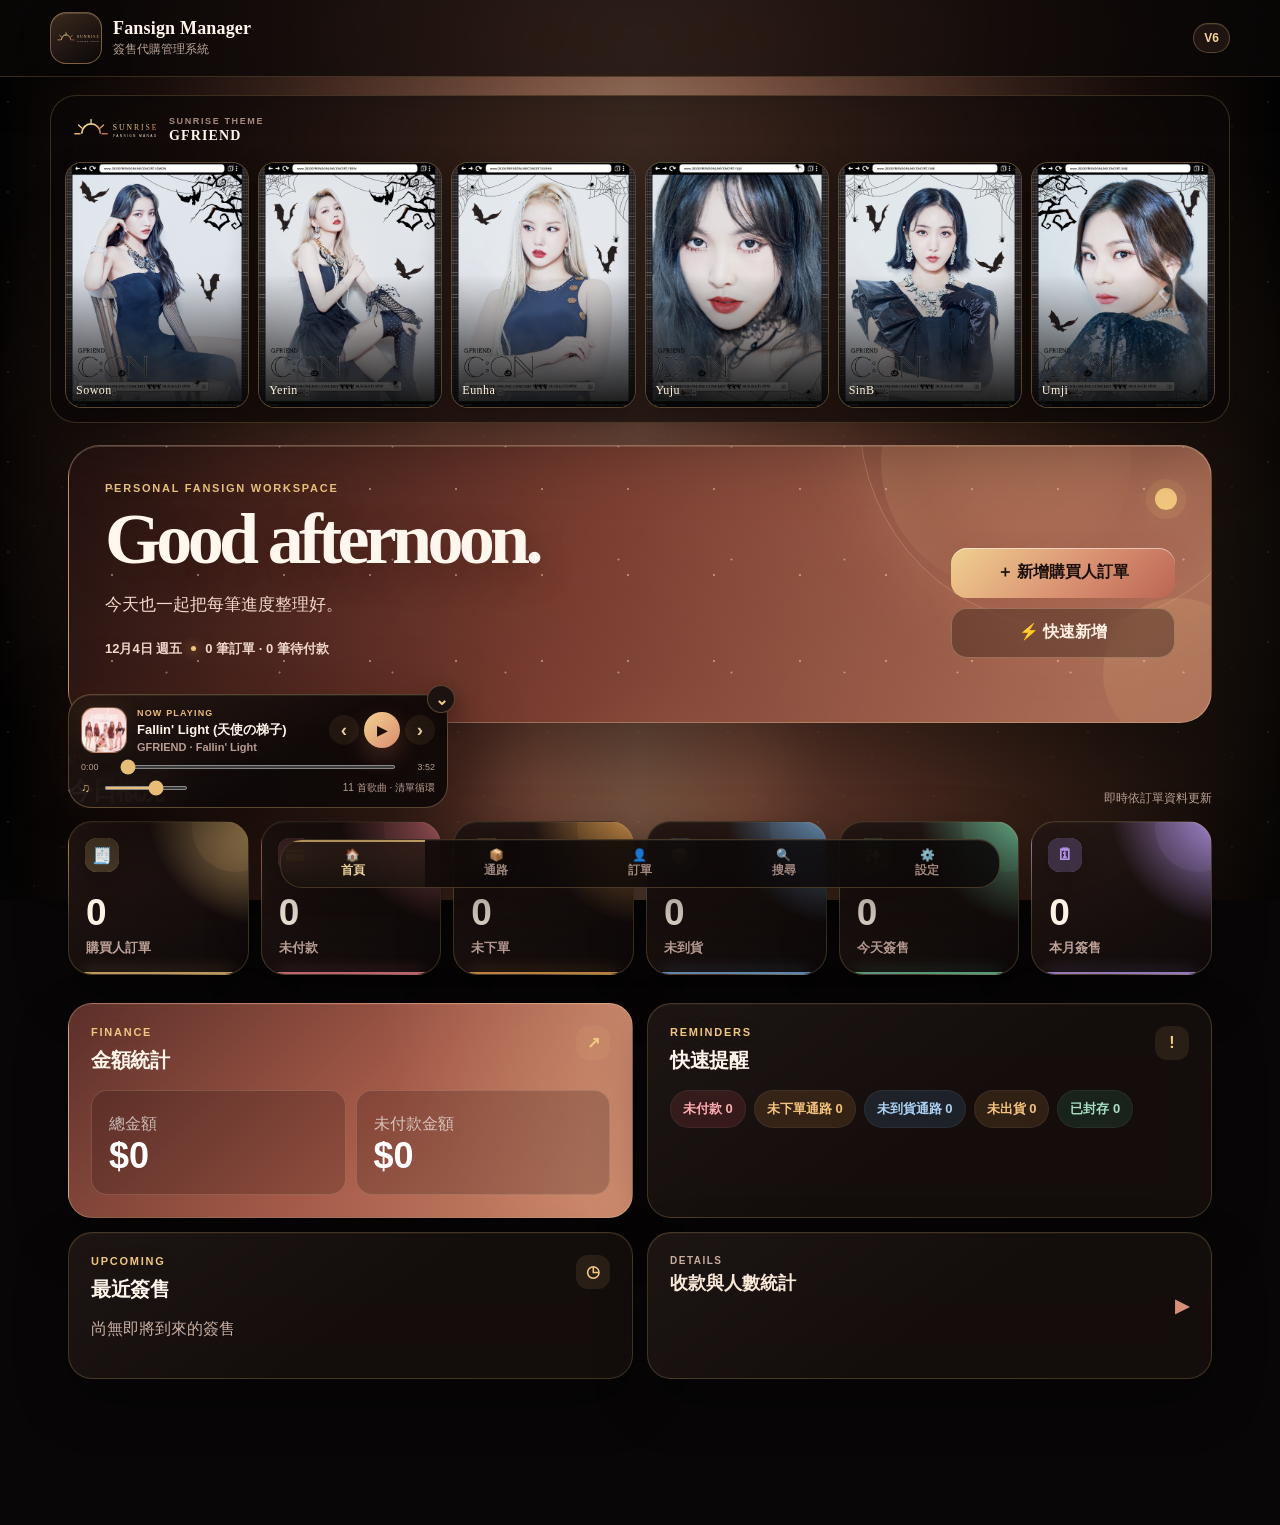
<file: index.html>
<!DOCTYPE html>
<html lang="zh-Hant">
<head>
  <meta charset="UTF-8" />
  <meta name="viewport" content="width=device-width, initial-scale=1.0, maximum-scale=1.0, user-scalable=no" />
  <meta name="theme-color" content="#17100f" />
  <title>Fansign Manager</title>
  <link rel="stylesheet" href="style.css" />
</head>
<body>

<header class="app-header">
  <div class="app-header-inner">
    <div class="brand-lockup">
      <div class="brand-mark" aria-hidden="true">FM</div>
      <div>
        <h1>Fansign Manager</h1>
        <p>簽售代購管理系統</p>
      </div>
    </div>
    <span id="appVersionLabel" class="version-chip">V6</span>
  </div>
</header>

<aside id="memberGallery" class="member-gallery" aria-label="GFRIEND 成員主題圖片">
  <div class="member-gallery-brand">
    <img id="themeRailLogo" src="assets/theme/sunrise/icons/logo.svg" alt="Sunrise Theme" />
    <div>
      <span>SUNRISE THEME</span>
      <strong>GFRIEND</strong>
    </div>
  </div>
  <div id="memberGalleryGrid" class="member-gallery-grid" aria-live="polite"></div>
</aside>

<main class="app-main">

  <section id="page-home" class="page active">
    <section class="home-hero" aria-labelledby="homeGreeting">
      <div class="hero-copy">
        <span id="homeEyebrow" class="hero-eyebrow">PERSONAL FANSIGN WORKSPACE</span>
        <h2 id="homeGreeting">Good evening.</h2>
        <p id="homeGreetingMessage">今天也一起把每筆進度整理好。</p>
        <div class="hero-meta">
          <span id="homeDate"></span>
          <span class="hero-meta-dot" aria-hidden="true"></span>
          <span id="homeSummary">準備讀取今日概況</span>
        </div>
      </div>
      <div class="hero-actions" aria-label="快速操作">
        <button class="primary-btn hero-primary" onclick="openBuyerOrderForm()">＋ 新增購買人訂單</button>
        <button class="secondary-btn hero-secondary" onclick="openQuickAddForm()">⚡ 快速新增</button>
      </div>
      <div class="hero-decoration" aria-hidden="true">
        <span></span><span></span><span></span>
      </div>
    </section>

    <section class="dashboard-section" aria-labelledby="overviewTitle">
      <div class="section-heading-row dashboard-heading">
        <div>
          <span class="section-kicker">OVERVIEW</span>
          <h2 id="overviewTitle">今日概況</h2>
        </div>
        <span class="section-note">即時依訂單資料更新</span>
      </div>
      <div class="grid dashboard-grid">
        <div class="stat-card stat-lavender"><span class="stat-icon" aria-hidden="true">🧾</span><span id="statOrders">0</span><p>購買人訂單</p></div>
        <div class="stat-card stat-rose"><span class="stat-icon" aria-hidden="true">💳</span><span id="statUnpaid">0</span><p>未付款</p></div>
        <div class="stat-card stat-amber"><span class="stat-icon" aria-hidden="true">🛒</span><span id="statNotOrdered">0</span><p>未下單</p></div>
        <div class="stat-card stat-sky"><span class="stat-icon" aria-hidden="true">📦</span><span id="statNotArrived">0</span><p>未到貨</p></div>
        <div class="stat-card stat-mint"><span class="stat-icon" aria-hidden="true">✨</span><span id="statTodayFansign">0</span><p>今天簽售</p></div>
        <div class="stat-card stat-indigo"><span class="stat-icon" aria-hidden="true">🗓</span><span id="statMonthFansign">0</span><p>本月簽售</p></div>
      </div>
    </section>

    <div class="home-primary-grid">
      <section class="card home-panel finance-panel">
        <div class="panel-heading">
          <div>
            <span class="section-kicker">FINANCE</span>
            <h2>金額統計</h2>
          </div>
          <span class="panel-icon" aria-hidden="true">↗</span>
        </div>
        <div class="money-grid">
          <div>
            <p>總金額</p>
            <strong id="statTotalAmount">$0</strong>
          </div>
          <div>
            <p>未付款金額</p>
            <strong id="statUnpaidAmount">$0</strong>
          </div>
        </div>
      </section>

      <section class="card home-panel alerts-panel">
        <div class="panel-heading">
          <div>
            <span class="section-kicker">REMINDERS</span>
            <h2>快速提醒</h2>
          </div>
          <span class="panel-icon" aria-hidden="true">!</span>
        </div>
        <div id="homeAlerts" class="home-alerts"></div>
      </section>
    </div>

    <div class="home-secondary-grid">
      <section class="card home-panel upcoming-panel">
        <div class="panel-heading">
          <div>
            <span class="section-kicker">UPCOMING</span>
            <h2>最近簽售</h2>
          </div>
          <span class="panel-icon" aria-hidden="true">◷</span>
        </div>
        <div id="upcomingFansigns"></div>
      </section>

      <details class="card receipt-stats-card home-stats-tree home-panel">
        <summary>
          <span><small>DETAILS</small>收款與人數統計</span>
        </summary>
        <div class="home-stats-tree-body">
          <div class="receipt-summary-grid">
            <div><strong id="statReceivedAmount">$0</strong><span>已收金額</span></div>
            <div><strong id="statPaidBuyerCount">0</strong><span>已付款人數</span></div>
            <div><strong id="statBuyerCount">0</strong><span>有訂單人數</span></div>
          </div>
          <div id="buyerPurchaseStats"></div>
        </div>
      </details>
    </div>
  </section>

  <section id="page-channel-orders" class="page">
    <div class="card">
      <h2>通路訂單</h2>
      <button class="primary-btn" onclick="openChannelOrderForm()">＋ 新增通路訂單</button>
      <input id="channelOrderSearch" class="search-input" placeholder="搜尋藝人 / 通路 / 批次" oninput="renderChannelOrders()" />
    </div>
    <div id="channelOrderList"></div>
    <div class="card">
      <h2>通路時間軸</h2>
      <div id="channelTimeline"></div>
    </div>
  </section>

  <section id="page-buyer-orders" class="page">
    <div class="card buyer-bundle-section">
      <div class="section-heading-row">
        <div>
          <h2>單人多通路訂單</h2>
          <p class="muted">選取同一位購買人的指定訂單，另外匯集顯示。</p>
        </div>
        <button class="primary-btn compact-action" onclick="openBuyerBundleForm()">＋ 建立匯集訂單</button>
      </div>
      <input id="buyerBundleSearch" class="search-input" placeholder="搜尋購買人 / 群組名稱 / 通路" oninput="renderBuyerBundles()" />
      <div id="buyerBundleList"></div>
    </div>
    <details class="card buyer-delivery-stage-section">
      <summary class="delivery-stage-summary">
        <span>
          <strong>🚚 配送進度專區</strong>
          <small>依照下一個尚未完成的配送步驟分類</small>
        </span>
        <span id="deliveryStageSummaryCount" class="tree-node-count">待處理 0 筆</span>
      </summary>
      <div class="delivery-stage-body">
        <div class="filter-row delivery-stage-tabs">
          <button id="deliveryStageMarket" class="filter-btn active" onclick="setBuyerDeliveryStageFilter('market')">建立賣場</button>
          <button id="deliveryStageOrdered" class="filter-btn" onclick="setBuyerDeliveryStageFilter('ordered')">下單</button>
          <button id="deliveryStageShipped" class="filter-btn" onclick="setBuyerDeliveryStageFilter('shipped')">出貨</button>
        </div>
        <div id="buyerDeliveryStageList"></div>
      </div>
    </details>
    <div class="card">
      <h2>購買人訂單</h2>
      <button class="primary-btn" onclick="openBuyerOrderForm()">＋ 新增購買人訂單</button>
      <input id="buyerOrderSearch" class="search-input" placeholder="搜尋購買人 / 藝人 / 通路" oninput="renderBuyerOrders()" />
      <div class="filter-row">
        <button id="buyerFilterActive" class="filter-btn active" onclick="setBuyerOrderFilter('active')">進行中</button>
        <button id="buyerFilterUnpaid" class="filter-btn" onclick="setBuyerOrderFilter('unpaid')">未付款</button>
        <button id="buyerFilterPaid" class="filter-btn" onclick="setBuyerOrderFilter('paid')">已付款</button>
        <button id="buyerFilterArchived" class="filter-btn" onclick="setBuyerOrderFilter('archived')">已封存</button>
        <button id="buyerFilterAll" class="filter-btn" onclick="setBuyerOrderFilter('all')">全部</button>
      </div>
    </div>
    <div id="buyerOrderList"></div>
  </section>

  <section id="page-search" class="page">
    <div class="card">
      <h2>搜尋</h2>
      <input id="globalSearch" class="search-input" placeholder="搜尋購買人、藝人、通路、批次" oninput="renderSearch()" />
      <label class="exclusive-channel-search">
        <input id="exclusiveChannelOnly" type="checkbox" onchange="renderSearch()" />
        <span>
          <strong>僅顯示只買這個通路的購買人</strong>
          <small>若購買人另有其他通路的訂單，就不會出現在結果中。</small>
        </span>
      </label>
    </div>
    <div id="searchResults"></div>
  </section>

  <section id="page-settings" class="page">
    <div class="card">
      <h2>設定</h2>
      <p class="muted">管理會重複使用的資料。V5.3</p>
    </div>

    <details class="card settings-tree user-guide">
      <summary>📘 功能使用說明書</summary>
      <div class="settings-tree-body user-guide-body">
        <details open>
          <summary>1. 建議使用順序</summary>
          <ol>
            <li>先到設定建立藝人、通路、專輯類型與批次。</li>
            <li>到「通路」建立通路總訂單與總下單數。</li>
            <li>使用一般新增或快速新增，建立購買人訂單。</li>
            <li>到確認中心核對付款時間、數量與金額。</li>
            <li>完成登記與出貨後，把通路訂單放進完成群組。</li>
          </ol>
        </details>

        <details>
          <summary>2. 通路訂單</summary>
          <ul>
            <li>通路訂單依「藝人 → 通路 → 批次」分類。</li>
            <li>總下單數會自動扣除已登記數量並顯示剩餘。</li>
            <li>購買日期可輸入兩筆，例如 <code>0812 0815</code>。</li>
            <li>簽售日期可輸入一筆，例如 <code>0820</code>。</li>
            <li>「＋ 賣貨便連結」可輸入網址；儲存後可一鍵複製。</li>
            <li>「💰 批量改金額」可輸入 <code>1=200 2=350</code>，依數量批量更新金額。</li>
          </ul>
        </details>

        <details>
          <summary>3. 快速新增購買人訂單</summary>
          <ul>
            <li>「多人同通路」：先選通路，再逐列輸入購買人、數量、金額與備註。</li>
            <li>同一次快速新增可再加入第二、第三個通路訂單；每個通路都有獨立日期、購買人欄位與分隔線。</li>
            <li>「同一人多通路」：先選購買人，再逐列選擇不同通路。</li>
            <li>每個通路區塊可各自設定 <code>1＝200、2＝350</code>；數量改變時只會套用該通路的金額。</li>
            <li>通路下拉只顯示尚未登記完成的訂單。</li>
            <li>快速新增預設為已付款，建立前可先按「預覽」。</li>
            <li>「建立後繼續下一批」會保留尚有數量的通路並清空名單，可接著建立下一批。</li>
            <li>購買人欄位可展開完整名單，也可保留搜尋或直接輸入新名字。</li>
          </ul>
        </details>

        <details>
          <summary>4. 購買人訂單</summary>
          <ul>
            <li>訂單依購買人、藝人、通路與詳細訂單分層收合。</li>
            <li>離開訂單頁面後，所有 Tree View 會自動收起。</li>
            <li>可切換付款狀態，並勾選建立賣場、下單及出貨。</li>
            <li>若姓名建議沒有被選取，系統會帶入第一位符合者並顯示警告符號。</li>
            <li>購買日期、簽售日期與賣貨便連結會跟通路訂單同步。</li>
            <li>可在頁面下方選取同一人的指定訂單，另外建立「單人多通路訂單」與專屬賣貨便連結。</li>
          </ul>
        </details>

        <details>
          <summary>5. 訂單確認中心</summary>
          <ul>
            <li>待確認區只列出尚未完成三項確認的訂單。</li>
            <li>分別確認付款時間、數量及金額。</li>
            <li>確認付款時間時會記錄當下時間並設為已付款。</li>
            <li>訂單金額被修改後，金額確認狀態會自動取消。</li>
            <li>可輸入姓名、付款時間、數量與金額，由時間優先尋找可能的通路訂單。</li>
            <li>三項確認完成後會自動移到可搜尋的確認封存區。</li>
          </ul>
        </details>

        <details>
          <summary>6. 完成專區</summary>
          <ul>
            <li>通路登記數量已滿，且所有購買人訂單都已出貨後，即符合完成條件。</li>
            <li>符合條件但尚未分類時，系統會跳出提醒。</li>
            <li>可選擇既有群組，或建立自訂名稱的新群組。</li>
            <li>加入群組後，通路訂單狀態會自動改為「已完成」。</li>
          </ul>
        </details>

        <details>
          <summary>7. 備份與資料安全</summary>
          <ul>
            <li>重要修改前建議先在備份中心建立手動備份。</li>
            <li>JSON 匯出可作為第二份外部備份。</li>
            <li>匯入舊版備份時，系統會自動升級資料格式。</li>
            <li>「清空全部資料」無法復原，操作前務必確認已有備份。</li>
          </ul>
        </details>
      </div>
    </details>

    <details class="card settings-tree home-copy-settings">
      <summary>✏️ 首頁文字設定</summary>
      <div class="settings-tree-body">
        <p class="muted">修改後會保存在目前網站資料中，日期與訂單統計仍會自動更新。</p>
        <div class="home-copy-settings-grid">
          <label class="home-copy-setting-field home-copy-setting-wide">
            <span>上方小標題</span>
            <input id="homeEyebrowInput" type="text" placeholder="PERSONAL FANSIGN WORKSPACE" />
          </label>
          <label class="home-copy-setting-field">
            <span>凌晨問候語（00:00–04:59）</span>
            <input id="homeGreetingLateNightInput" type="text" placeholder="還沒休息嗎？" />
          </label>
          <label class="home-copy-setting-field">
            <span>上午問候語（05:00–11:59）</span>
            <input id="homeGreetingMorningInput" type="text" placeholder="Good morning." />
          </label>
          <label class="home-copy-setting-field">
            <span>下午問候語（12:00–17:59）</span>
            <input id="homeGreetingAfternoonInput" type="text" placeholder="Good afternoon." />
          </label>
          <label class="home-copy-setting-field">
            <span>晚上問候語（18:00–23:59）</span>
            <input id="homeGreetingEveningInput" type="text" placeholder="Good evening." />
          </label>
          <label class="home-copy-setting-field home-copy-setting-wide">
            <span>問候語下方標語</span>
            <input id="homeGreetingMessageInput" type="text" placeholder="今天也一起把每筆進度整理好。" />
          </label>
        </div>
        <div class="row home-copy-settings-actions">
          <button class="primary-btn" type="button" onclick="saveHomeHeroSettings()">儲存首頁文字</button>
          <button class="secondary-btn" type="button" onclick="resetHomeHeroSettings()">恢復預設</button>
        </div>
        <p id="homeCopySettingsStatus" class="home-copy-settings-status" role="status" aria-live="polite"></p>
      </div>
    </details>

    <details class="card settings-tree">
      <summary>🎤 藝人管理</summary>
      <div class="settings-tree-body">
      <div class="row">
        <input id="artistInput" placeholder="新增藝人，例如 Yuju" />
        <button onclick="addMaster('artists','artistInput')">新增</button>
      </div>
      <div id="artistList"></div>
      </div>
    </details>

    <details class="card settings-tree">
      <summary>🏪 通路管理</summary>
      <div class="settings-tree-body">
      <div class="row">
        <input id="channelInput" placeholder="新增通路，例如 Soundwave" />
        <button onclick="addMaster('channels','channelInput')">新增</button>
      </div>
      <div id="channelList"></div>
      </div>
    </details>

    <details class="card settings-tree">
      <summary>💿 專輯類型管理</summary>
      <div class="settings-tree-body">
      <div class="row">
        <input id="albumTypeInput" placeholder="新增類型，例如 線上" />
        <button onclick="addMaster('albumTypes','albumTypeInput')">新增</button>
      </div>
      <div id="albumTypeList"></div>
      </div>
    </details>

    <details class="card settings-tree">
      <summary>📦 批次管理</summary>
      <div class="settings-tree-body">
      <div class="row">
        <input id="batchInput" placeholder="新增批次，例如 第一批" />
        <button onclick="addMaster('batches','batchInput')">新增</button>
      </div>
      <div id="batchList"></div>
      </div>
    </details>

    <details class="card settings-tree">
      <summary>👤 購買人管理</summary>
      <div class="settings-tree-body">
      <div class="row">
        <input id="buyerInput" placeholder="新增購買人，例如 小明" />
        <button onclick="addMaster('buyers','buyerInput')">新增</button>
      </div>
      <div id="buyerList"></div>
      </div>
    </details>

    <details class="card settings-tree music-settings-card">
      <summary>🎵 音樂設定</summary>
      <div class="settings-tree-body">
        <p id="musicSettingsStatus" class="muted">正在讀取音樂庫…</p>

        <label class="music-setting-row" for="musicAutoplayToggle">
          <span>
            <strong>進入網站後嘗試播放</strong>
            <small>瀏覽器可能仍會要求先點一下播放鍵</small>
          </span>
          <input id="musicAutoplayToggle" type="checkbox" />
        </label>

        <label class="music-setting-field" for="musicPlaybackMode">
          <span>播放模式</span>
          <select id="musicPlaybackMode">
            <option value="list">清單循環</option>
            <option value="single">單曲循環</option>
            <option value="shuffle">隨機播放</option>
          </select>
        </label>

        <label class="music-setting-field" for="musicSettingsVolume">
          <span>音量 <strong id="musicSettingsVolumeValue">65%</strong></span>
          <input id="musicSettingsVolume" type="range" min="0" max="100" step="1" value="65" />
        </label>

        <div class="music-settings-actions">
          <button id="openMusicLibraryFromSettings" class="secondary-btn" type="button">開啟音樂庫</button>
        </div>

        <div class="music-recent-block">
          <h3>最近播放</h3>
          <div id="musicSettingsRecent" class="music-recent-list"></div>
        </div>
      </div>
    </details>

    <details class="card settings-tree theme-settings-card">
      <summary>🌅 Sunrise 主題與人物圖片</summary>
      <div class="settings-tree-body">
        <div class="theme-settings-intro">
          <div>
            <span class="section-kicker">THEME ASSETS</span>
            <h3>六位成員圖片</h3>
            <p class="muted">每一格都能單獨替換；圖片只保存在目前瀏覽器，不會寫進訂單資料或主程式。</p>
          </div>
          <button id="resetAllThemeImages" class="secondary-btn theme-reset-all" type="button">重設全部圖片</button>
        </div>
        <p id="themeSettingsStatus" class="theme-settings-status" role="status">正在讀取 Sunrise Theme…</p>
        <div id="themeMemberSettings" class="theme-member-settings"></div>
        <div class="theme-storage-note">
          <strong>素材檔名</strong>
          <p>預設圖片放在 <code>assets/theme/sunrise/members/</code>，檔名依序為 sowon、yerin、eunha、yuju、sinb、umji。</p>
        </div>
      </div>
    </details>

    <details class="card settings-tree">
      <summary>✅ 訂單確認中心</summary>
      <div class="settings-tree-body">
        <details class="confirmation-section" open>
          <summary>待確認訂單</summary>
          <p class="muted">自動帶入購買人訂單，逐項確認付款時間、數量與金額；三項完成後會移至封存。</p>
          <div id="orderConfirmationCenter"></div>
        </details>

        <details class="confirmation-section">
          <summary>依收款資料尋找訂單</summary>
          <div class="confirmation-finder-grid">
            <input id="confirmationFindName" placeholder="購買人姓名" />
            <input id="confirmationFindTime" type="datetime-local" aria-label="付款時間" />
            <input id="confirmationFindQty" type="number" min="1" placeholder="數量" />
            <input id="confirmationFindAmount" type="number" min="0" placeholder="金額" />
          </div>
          <button class="primary-btn" onclick="findConfirmationMatches()">尋找對應通路訂單</button>
          <div id="confirmationMatchResults"></div>
        </details>

        <details class="confirmation-section">
          <summary>確認封存</summary>
          <input id="confirmationArchiveSearch" class="search-input" placeholder="搜尋購買人 / 通路 / 金額 / 時間" oninput="renderConfirmationArchive()" />
          <div id="confirmationArchiveList"></div>
        </details>
      </div>
    </details>

    <details class="card settings-tree">
      <summary>🏁 完成專區</summary>
      <div class="settings-tree-body">
        <p class="muted">登記數量已滿且全部出貨的通路訂單，會自動出現在可選清單。</p>
        <input id="completionGroupName" placeholder="自訂 Tree View 名稱，例如 Yuju 七月場" />
        <div id="completionEligibleOrders"></div>
        <button class="primary-btn" onclick="createCompletionGroup()">建立完成群組</button>
        <div id="completionGroupList"></div>
      </div>
    </details>

    <details class="card settings-tree backup-center-card">
      <summary>🛡️ 備份中心</summary>
      <div class="settings-tree-body">
      <p class="muted">建立備份後會直接存進瀏覽器備份紀錄，不用再自己保存一大串代碼。</p>

      <div class="backup-summary-grid">
        <div class="backup-summary-item">
          <strong id="backupCount">0</strong>
          <span>備份數</span>
        </div>
        <div class="backup-summary-item">
          <strong id="backupLastTime">尚無</strong>
          <span>上次備份</span>
        </div>
      </div>

      <div class="row">
        <input id="backupNameInput" placeholder="備份名稱，例如 V5.0 Final" />
        <button class="primary-btn" onclick="manualCreateBackup()">建立備份</button>
      </div>

      <div id="backupCenterList"></div>
      </div>
    </details>

    <details class="card settings-tree">
      <summary>💾 匯出 / 匯入 JSON</summary>
      <div class="settings-tree-body">
      <p class="muted">可直接輸出 JSON 代碼，或下載成 JSON 備份檔案保存。</p>
      <div class="row backup-export-actions">
        <button class="secondary-btn" onclick="exportBackup()">輸出 JSON 代碼</button>
        <button class="primary-btn" onclick="downloadBackupFile()">下載 JSON 備份檔案</button>
      </div>
      <p id="backupExportStatus" class="backup-export-status" role="status" aria-live="polite"></p>
      <textarea id="backupBox" placeholder="備份內容會出現在這裡，也可以貼上備份資料"></textarea>
      <button class="primary-btn" onclick="importBackup()">從 JSON 還原</button>
      <button class="danger-btn" onclick="clearAll()">清空全部資料</button>
      </div>
    </details>

  </section>

</main>

<aside id="musicPlayer" class="music-player" aria-label="背景音樂播放器">
  <button id="musicCollapseButton" class="music-collapse-btn" type="button" aria-label="收合播放器" aria-expanded="true">⌄</button>
  <button id="musicLibraryButton" class="music-track-button" type="button" aria-label="開啟音樂庫">
    <span id="musicCover" class="music-cover" aria-hidden="true"><span>FM</span></span>
    <span class="music-track-copy">
      <small>NOW PLAYING</small>
      <strong id="musicTitle">尚未加入音樂</strong>
      <span id="musicArtist">請在 music.json 新增歌曲</span>
    </span>
  </button>
  <div class="music-controls" aria-label="播放控制">
    <button id="musicPreviousButton" type="button" aria-label="上一首">‹</button>
    <button id="musicPlayButton" class="music-play-btn" type="button" aria-label="播放">▶</button>
    <button id="musicNextButton" type="button" aria-label="下一首">›</button>
  </div>
  <div class="music-progress-wrap">
    <span id="musicCurrentTime">0:00</span>
    <input id="musicProgress" type="range" min="0" max="1000" step="1" value="0" aria-label="播放進度" />
    <span id="musicDuration">0:00</span>
  </div>
  <label class="music-volume-control" for="musicVolume">
    <span aria-hidden="true">♫</span>
    <input id="musicVolume" type="range" min="0" max="100" step="1" value="65" aria-label="音量" />
  </label>
  <p id="musicStatus" class="music-status" role="status">正在讀取音樂庫…</p>
</aside>

<div id="musicLibraryOverlay" class="music-library-overlay hidden" aria-hidden="true">
  <section class="music-library-panel" role="dialog" aria-modal="true" aria-labelledby="musicLibraryTitle">
    <header class="music-library-header">
      <div>
        <span class="section-kicker">YOUR COLLECTION</span>
        <h2 id="musicLibraryTitle">Music Library</h2>
      </div>
      <button id="musicLibraryClose" class="icon-btn" type="button" aria-label="關閉音樂庫">✕</button>
    </header>
    <div id="musicLibraryList" class="music-library-list"></div>
    <div class="music-library-recent">
      <h3>最近播放</h3>
      <div id="musicRecentList" class="music-recent-list"></div>
    </div>
  </section>
</div>

<nav class="bottom-nav">
  <button class="active" onclick="switchPage('home', this)">🏠<br>首頁</button>
  <button onclick="switchPage('channel-orders', this)">📦<br>通路</button>
  <button onclick="switchPage('buyer-orders', this)">👤<br>訂單</button>
  <button onclick="switchPage('search', this)">🔍<br>搜尋</button>
  <button onclick="switchPage('settings', this)">⚙️<br>設定</button>
</nav>

<div id="modal" class="modal hidden">
  <div class="modal-panel">
    <div class="modal-header">
      <h2 id="modalTitle">新增</h2>
      <button class="icon-btn" onclick="closeModal()">✕</button>
    </div>
    <div id="modalBody"></div>
  </div>
</div>

<script src="js/config.js"></script>
<script src="js/utils.js"></script>
<script src="js/theme-loader.js"></script>
<script src="app.js"></script>
<script src="js/music-player.js"></script>
</body>
</html>
</file>
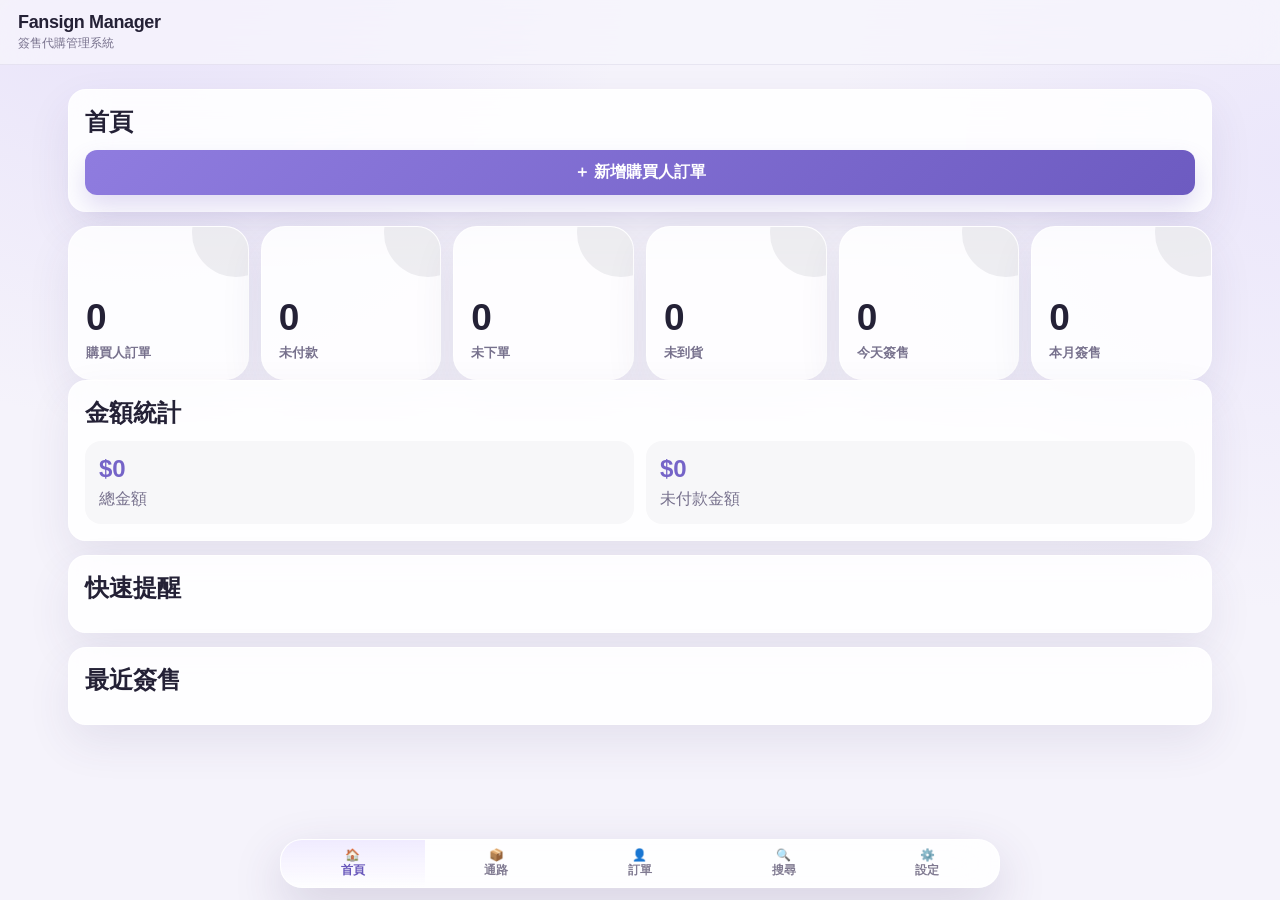
<file: v3.html>
<!DOCTYPE html>
<html lang="zh-Hant">
<head>
  <meta charset="UTF-8" />
  <meta name="viewport" content="width=device-width, initial-scale=1.0" />
  <title>Fansign Manager</title>
  <link rel="stylesheet" href="style.css" />
</head>
<body>

<header class="app-header">
  <h1>Fansign Manager</h1>
  <p>簽售代購管理系統</p>
</header>

<main class="app-main">

  <section id="page-home" class="page active">
    <div class="card hero-card">
      <h2>首頁</h2>
      <button class="primary-btn" onclick="openBuyerOrderForm()">＋ 新增購買人訂單</button>
    </div>

    <div class="grid dashboard-grid">
      <div class="stat-card"><span id="statOrders">0</span><p>購買人訂單</p></div>
      <div class="stat-card"><span id="statUnpaid">0</span><p>未付款</p></div>
      <div class="stat-card"><span id="statNotOrdered">0</span><p>未下單</p></div>
      <div class="stat-card"><span id="statNotArrived">0</span><p>未到貨</p></div>
      <div class="stat-card"><span id="statTodayFansign">0</span><p>今天簽售</p></div>
      <div class="stat-card"><span id="statMonthFansign">0</span><p>本月簽售</p></div>
    </div>

    <div class="card">
      <h2>金額統計</h2>
      <div class="money-grid">
        <div>
          <strong id="statTotalAmount">$0</strong>
          <p>總金額</p>
        </div>
        <div>
          <strong id="statUnpaidAmount">$0</strong>
          <p>未付款金額</p>
        </div>
      </div>
    </div>

    <div class="card">
      <h2>快速提醒</h2>
      <div id="homeAlerts"></div>
    </div>

    <div class="card">
      <h2>最近簽售</h2>
      <div id="upcomingFansigns"></div>
    </div>
  </section>

  <section id="page-channel-orders" class="page">
    <div class="card">
      <h2>通路訂單</h2>
      <button class="primary-btn" onclick="openChannelOrderForm()">＋ 新增通路訂單</button>
      <input id="channelOrderSearch" class="search-input" placeholder="搜尋藝人 / 通路 / 批次" oninput="renderChannelOrders()" />
    </div>
    <div id="channelOrderList"></div>
    <div class="card">
      <h2>通路時間軸</h2>
      <div id="channelTimeline"></div>
    </div>
  </section>

  <section id="page-buyer-orders" class="page">
    <div class="card">
      <h2>購買人訂單</h2>
      <button class="primary-btn" onclick="openBuyerOrderForm()">＋ 新增購買人訂單</button>
      <input id="buyerOrderSearch" class="search-input" placeholder="搜尋購買人 / 藝人 / 通路" oninput="renderBuyerOrders()" />
      <div class="filter-row">
        <button id="buyerFilterActive" class="filter-btn active" onclick="setBuyerOrderFilter('active')">進行中</button>
        <button id="buyerFilterUnpaid" class="filter-btn" onclick="setBuyerOrderFilter('unpaid')">未付款</button>
        <button id="buyerFilterPaid" class="filter-btn" onclick="setBuyerOrderFilter('paid')">已付款</button>
        <button id="buyerFilterArchived" class="filter-btn" onclick="setBuyerOrderFilter('archived')">已封存</button>
        <button id="buyerFilterAll" class="filter-btn" onclick="setBuyerOrderFilter('all')">全部</button>
      </div>
    </div>
    <div id="buyerOrderList"></div>
  </section>

  <section id="page-search" class="page">
    <div class="card">
      <h2>搜尋</h2>
      <input id="globalSearch" class="search-input" placeholder="搜尋購買人、藝人、通路、批次" oninput="renderSearch()" />
    </div>
    <div id="searchResults"></div>
  </section>

  <section id="page-settings" class="page">
    <div class="card">
      <h2>設定</h2>
      <p class="muted">管理會重複使用的資料。V4.2 搜尋重構版</p>
    </div>

    <div class="card">
      <h3>🎤 藝人管理</h3>
      <div class="row">
        <input id="artistInput" placeholder="新增藝人，例如 Yuju" />
        <button onclick="addMaster('artists','artistInput')">新增</button>
      </div>
      <div id="artistList"></div>
    </div>

    <div class="card">
      <h3>🏪 通路管理</h3>
      <div class="row">
        <input id="channelInput" placeholder="新增通路，例如 Soundwave" />
        <button onclick="addMaster('channels','channelInput')">新增</button>
      </div>
      <div id="channelList"></div>
    </div>

    <div class="card">
      <h3>💿 專輯類型管理</h3>
      <div class="row">
        <input id="albumTypeInput" placeholder="新增類型，例如 線上" />
        <button onclick="addMaster('albumTypes','albumTypeInput')">新增</button>
      </div>
      <div id="albumTypeList"></div>
    </div>

    <div class="card">
      <h3>👤 購買人管理</h3>
      <div class="row">
        <input id="buyerInput" placeholder="新增購買人，例如 小明" />
        <button onclick="addMaster('buyers','buyerInput')">新增</button>
      </div>
      <div id="buyerList"></div>
    </div>

    <div class="card">
      <h3>💾 備份 / 還原</h3>
      <button class="secondary-btn" onclick="exportBackup()">產生備份</button>
      <textarea id="backupBox" placeholder="備份內容會出現在這裡，也可以貼上備份資料"></textarea>
      <button class="primary-btn" onclick="importBackup()">還原備份</button>
      <button class="danger-btn" onclick="clearAll()">清空全部資料</button>
    </div>

    <div class="card">
      <h3>🕘 自動備份紀錄</h3>
      <p class="muted">系統會自動保留最近 10 次資料變更。</p>
      <div id="autoBackupList"></div>
    </div>

  </section>

</main>

<nav class="bottom-nav">
  <button class="active" onclick="switchPage('home', this)">🏠<br>首頁</button>
  <button onclick="switchPage('channel-orders', this)">📦<br>通路</button>
  <button onclick="switchPage('buyer-orders', this)">👤<br>訂單</button>
  <button onclick="switchPage('search', this)">🔍<br>搜尋</button>
  <button onclick="switchPage('settings', this)">⚙️<br>設定</button>
</nav>

<div id="modal" class="modal hidden">
  <div class="modal-panel">
    <div class="modal-header">
      <h2 id="modalTitle">新增</h2>
      <button class="icon-btn" onclick="closeModal()">✕</button>
    </div>
    <div id="modalBody"></div>
  </div>
</div>

<script src="app.js"></script>
</body>
</html>
</file>
<file: style.css>
:root {
  --bg: #f5f3fb;
  --card: rgba(255, 255, 255, .88);
  --text: #242136;
  --muted: #77718d;
  --line: rgba(104, 91, 145, .14);
  --blue: #7564c8;
  --green: #43a67d;
  --red: #dc6b82;
  --orange: #d89a54;
  --lavender: #8f7cdf;
  --lavender-soft: #eee9ff;
  --shadow: 0 18px 44px rgba(70, 55, 112, .09);
}

* { box-sizing: border-box; }

html,
body,
button,
a {
  touch-action: manipulation;
}

body {
  margin: 0;
  font-family: -apple-system, BlinkMacSystemFont, "Microsoft JhengHei", sans-serif;
  background: var(--bg);
  color: var(--text);
}

.app-header {
  position: sticky;
  top: 0;
  z-index: 10;
  background: rgba(255,255,255,.92);
  backdrop-filter: blur(14px);
  border-bottom: 1px solid var(--line);
  padding: 14px 16px;
}

.app-header h1 { margin: 0; font-size: 24px; }
.app-header p { margin: 4px 0 0; color: var(--muted); }

.app-main {
  max-width: 900px;
  margin: 0 auto;
  padding: 14px;
  padding-bottom: 92px;
}

.page { display: none; }
.page.active { display: block; }

.card {
  background: var(--card);
  border-radius: 18px;
  padding: 16px;
  margin-bottom: 14px;
  box-shadow: var(--shadow);
}

.hero-card { margin-top: 2px; }

.card h2, .card h3 { margin: 0 0 12px; }
.muted { color: var(--muted); }

.grid {
  display: grid;
  grid-template-columns: repeat(2, 1fr);
  gap: 12px;
}

.stat-card {
  background: white;
  border-radius: 18px;
  padding: 18px;
  box-shadow: var(--shadow);
}

.stat-card span {
  display: block;
  font-size: 30px;
  font-weight: 900;
  color: var(--blue);
}

.stat-card p {
  margin: 6px 0 0;
  color: var(--muted);
}

input, select, textarea, button {
  width: 100%;
  font: inherit;
  border-radius: 12px;
}

input, select, textarea {
  border: 1px solid var(--line);
  padding: 12px;
  background: white;
}

textarea {
  min-height: 120px;
  resize: vertical;
}

button {
  border: none;
  padding: 12px;
  font-weight: 800;
}

.primary-btn { background: var(--blue); color: white; }
.secondary-btn { background: #e9e9ef; color: #111; }
.danger-btn { background: var(--red); color: white; }
.icon-btn { width: auto; background: transparent; font-size: 20px; }

.row {
  display: grid;
  grid-template-columns: 1fr 86px;
  gap: 8px;
}

.search-input { margin-top: 8px; }

.exclusive-channel-search {
  display: flex;
  align-items: flex-start;
  gap: 10px;
  margin-top: 12px;
  padding: 12px 14px;
  border: 1px solid var(--line);
  border-radius: 14px;
  background: var(--card);
  cursor: pointer;
}

.exclusive-channel-search input {
  width: 20px;
  height: 20px;
  margin: 1px 0 0;
  flex: 0 0 auto;
  accent-color: var(--blue);
}

.exclusive-channel-search span {
  display: grid;
  gap: 3px;
}

.exclusive-channel-search small {
  color: var(--sub);
  line-height: 1.45;
}

.exclusive-channel-summary,
.exclusive-channel-buyer {
  display: flex;
  justify-content: space-between;
  align-items: center;
  gap: 12px;
}

.exclusive-channel-summary {
  padding-bottom: 12px;
  border-bottom: 1px solid var(--line);
}

.exclusive-channel-summary > div {
  display: flex;
  align-items: center;
  flex-wrap: wrap;
  gap: 7px;
}

.exclusive-channel-buyer {
  padding: 12px 0;
  border-bottom: 1px solid var(--line);
}

.exclusive-channel-buyer:last-child {
  border-bottom: 0;
}

.exclusive-channel-buyer span {
  color: #3f4650;
  text-align: right;
  font-weight: 700;
}

.exclusive-channel-buyer-main {
  display: grid;
  gap: 4px;
  min-width: 0;
}

.exclusive-channel-buyer-main small {
  color: #4f5661;
  overflow-wrap: anywhere;
}

.exclusive-channel-summary strong,
.exclusive-channel-buyer strong {
  color: #17191d;
}

html[data-theme="sunrise"] .exclusive-channel-search {
  color: #fff0e5;
  border-color: rgba(231, 189, 119, .28);
  background: rgba(22, 15, 14, .9);
}

html[data-theme="sunrise"] .exclusive-channel-search strong {
  color: #ffe3ae;
}

html[data-theme="sunrise"] .exclusive-channel-search small {
  color: #d8b8a8;
}

html[data-theme="sunrise"] .exclusive-channel-results {
  color: #fff4e9;
  border-color: rgba(231, 189, 119, .28);
  background:
    linear-gradient(135deg, rgba(216, 140, 105, .08), transparent 64%),
    rgba(22, 15, 14, .94);
}

html[data-theme="sunrise"] .exclusive-channel-summary,
html[data-theme="sunrise"] .exclusive-channel-buyer {
  border-color: rgba(231, 189, 119, .22);
}

html[data-theme="sunrise"] .exclusive-channel-summary strong,
html[data-theme="sunrise"] .exclusive-channel-buyer strong {
  color: #ffe3ae;
}

html[data-theme="sunrise"] .exclusive-channel-buyer-main small {
  color: #e4c8b8;
}

html[data-theme="sunrise"] .exclusive-channel-buyer > span,
html[data-theme="sunrise"] .exclusive-channel-results .muted {
  color: #f0d7c8;
}

.list-item {
  border-top: 1px solid var(--line);
  padding: 12px 0;
  display: grid;
  grid-template-columns: 1fr auto auto;
  gap: 8px;
  align-items: center;
}

.list-item strong { word-break: break-all; }

.small-btn {
  width: auto;
  padding: 8px 10px;
  font-size: 14px;
}

.edit-btn { background: #fff3df; color: #a45700; }
.delete-btn { background: #ffecec; color: #c62828; }

.order-card {
  background: white;
  border-radius: 18px;
  padding: 16px;
  margin-bottom: 14px;
  box-shadow: var(--shadow);
}

.order-title {
  font-size: 18px;
  font-weight: 900;
  margin-bottom: 4px;
}

.order-subtitle {
  color: var(--muted);
  line-height: 1.5;
  margin: 2px 0 8px;
}

.stats-row {
  display: grid;
  grid-template-columns: repeat(3, 1fr);
  gap: 8px;
  margin: 12px 0;
}

.mini-stat {
  background: #f7f7f9;
  border-radius: 14px;
  padding: 10px;
}

.mini-stat strong {
  display: block;
  font-size: 20px;
}

.mini-stat span {
  color: var(--muted);
  font-size: 13px;
}

.badge {
  display: inline-block;
  padding: 5px 9px;
  border-radius: 999px;
  font-size: 13px;
  margin: 6px 4px 0 0;
  background: #eee;
}

.badge.blue { background: #e5f1ff; color: #007aff; }
.badge.green { background: #e8f8ee; color: #16803c; }
.badge.red { background: #ffecec; color: #c62828; }
.badge.orange { background: #fff3df; color: #b35b00; }
.badge.gray { background: #eeeeef; color: #666; }

.pay-toggle, .status-toggle {
  width: auto;
  min-width: 70px;
  border-radius: 999px;
  font-size: 15px;
  padding: 8px 14px;
}

.button-row {
  display: flex;
  gap: 8px;
  margin-top: 10px;
}

.button-row button { flex: 1; }

.bottom-nav {
  position: fixed;
  left: 0;
  right: 0;
  bottom: 0;
  max-width: 900px;
  margin: 0 auto;
  background: white;
  border-top: 1px solid var(--line);
  display: grid;
  grid-template-columns: repeat(5, 1fr);
  z-index: 20;
}

.bottom-nav button {
  background: white;
  color: #666;
  border-radius: 0;
  font-size: 12px;
  padding: 8px 0;
}

.bottom-nav button.active { color: var(--blue); }

.modal {
  position: fixed;
  inset: 0;
  background: rgba(0,0,0,.35);
  z-index: 50;
  display: flex;
  align-items: flex-end;
}

.modal.hidden { display: none; }

.modal-panel {
  width: 100%;
  max-width: 900px;
  margin: 0 auto;
  background: white;
  border-radius: 22px 22px 0 0;
  padding: 16px;
  max-height: 88vh;
  overflow: auto;
}

.modal-header {
  display: flex;
  justify-content: space-between;
  align-items: center;
}

.form-field { margin-bottom: 10px; }

.form-field label {
  display: block;
  font-weight: 800;
  margin-bottom: 5px;
}

.warning {
  color: var(--red);
  font-weight: 700;
  margin-top: 8px;
}

@media (min-width: 768px) {
  .modal { align-items: center; }
  .modal-panel { border-radius: 22px; }
}

.green-btn { background: var(--green); color: white; }
.blue-btn { background: var(--blue); color: white; }
.orange-btn { background: var(--orange); color: white; }
.gray-btn { background: #e9e9ef; color: #333; }
.red-btn { background: var(--red); color: white; }

.backup-item {
  border-top: 1px solid var(--line);
  padding: 12px 0;
}

.backup-time {
  font-weight: 800;
}

.backup-actions {
  display: flex;
  gap: 8px;
  margin-top: 8px;
}

.backup-actions button {
  flex: 1;
}

.suggestion-box {
  background: white;
  border: 1px solid var(--line);
  border-radius: 14px;
  margin-top: 6px;
  overflow: hidden;
  max-height: 220px;
  overflow-y: auto;
}

.suggestion-item {
  padding: 12px;
  border-top: 1px solid var(--line);
}

.suggestion-item:first-child {
  border-top: none;
}

.suggestion-item:active {
  background: #f2f2f7;
}

.suggestion-primary {
  font-weight: 900;
}

.suggestion-secondary {
  font-size: 13px;
  color: var(--muted);
  margin-top: 2px;
}

.selected-hint {
  margin-top: 6px;
  padding: 8px 10px;
  border-radius: 12px;
  background: #e5f1ff;
  color: #007aff;
  font-size: 14px;
}

.group-card {
  background: white;
  border-radius: 18px;
  margin-bottom: 14px;
  box-shadow: var(--shadow);
  overflow: hidden;
}

.group-header {
  padding: 14px 16px;
  border-bottom: 1px solid var(--line);
}

.group-title {
  font-size: 18px;
  font-weight: 900;
}

.group-summary {
  color: var(--muted);
  font-size: 14px;
  margin-top: 4px;
}

.group-body {
  padding: 14px;
}

.group-toggle {
  background: transparent;
  color: var(--blue);
  padding: 6px 0 0;
  text-align: left;
}

.compact-order-card {
  box-shadow: none;
  border: 1px solid var(--line);
  margin-bottom: 10px;
}

.filter-row {
  display: flex;
  gap: 8px;
  margin-top: 10px;
}

.filter-btn {
  background: #e9e9ef;
  color: #333;
  padding: 9px;
}

.filter-btn.active {
  background: var(--blue);
  color: white;
}

.buyer-mini-list {
  border-top: 1px solid var(--line);
  margin-top: 12px;
  padding-top: 10px;
}

.buyer-mini-item {
  display: grid;
  grid-template-columns: 1fr auto auto auto;
  gap: 8px;
  align-items: center;
  padding: 8px 0;
  border-top: 1px solid #f0f0f2;
}

.buyer-mini-item:first-child {
  border-top: none;
}

.buyer-mini-name {
  font-weight: 800;
}

.clickable-badge {
  cursor: pointer;
}

.buyer-group-card {
  background: white;
  border-radius: 18px;
  margin-bottom: 14px;
  box-shadow: var(--shadow);
  overflow: hidden;
}

.buyer-group-header {
  padding: 14px 16px;
  border-bottom: 1px solid var(--line);
}

.buyer-group-title {
  font-size: 18px;
  font-weight: 900;
}

.buyer-group-summary {
  color: var(--muted);
  font-size: 14px;
  margin-top: 4px;
}

.buyer-group-body {
  padding: 14px;
}

.buyer-group-toggle {
  background: transparent;
  color: var(--blue);
  padding: 6px 0 0;
  text-align: left;
}

.compact-buyer-order {
  box-shadow: none;
  border: 1px solid var(--line);
  margin-bottom: 10px;
}

.money-grid {
  display: grid;
  grid-template-columns: repeat(2, 1fr);
  gap: 12px;
}

.money-grid div {
  background: #f7f7f9;
  border-radius: 16px;
  padding: 14px;
}

.money-grid strong {
  display: block;
  font-size: 24px;
  color: var(--blue);
}

.money-grid p {
  margin: 6px 0 0;
  color: var(--muted);
}

.timeline-item {
  border-left: 4px solid var(--blue);
  padding: 10px 0 10px 12px;
  margin: 8px 0;
}

.timeline-date {
  font-weight: 900;
  color: var(--blue);
}

.amount-badge {
  background: #f1ecff;
  color: #5b2bd6;
}

.ship-toggle {
  width: auto;
  min-width: 88px;
  border-radius: 999px;
  font-size: 15px;
  padding: 8px 14px;
  margin-top: 6px;
}

.archived-note {
  color: var(--green);
  font-weight: 800;
  margin-top: 8px;
}

.suggestion-primary .badge {
  margin-right: 6px;
}

.backup-center-card {
  border: 2px solid rgba(0, 122, 255, 0.18);
}

.backup-summary-grid {
  display: grid;
  grid-template-columns: repeat(2, 1fr);
  gap: 10px;
  margin: 12px 0;
}

.backup-summary-item {
  background: #f7f7f9;
  border-radius: 14px;
  padding: 12px;
}

.backup-summary-item strong {
  display: block;
  font-size: 20px;
}

.backup-list-item {
  border-top: 1px solid var(--line);
  padding: 12px 0;
}

.backup-list-title {
  font-weight: 900;
  margin-bottom: 4px;
}

.backup-list-meta {
  color: var(--muted);
  font-size: 13px;
  line-height: 1.5;
}

.quick-add-tabs {
  display: grid;
  grid-template-columns: repeat(2, 1fr);
  gap: 8px;
  margin-bottom: 12px;
}

.quick-add-tab.active {
  background: var(--blue);
  color: white;
}

.quick-entry-tabs {
  display: grid;
  grid-template-columns: repeat(2, 1fr);
  gap: 8px;
  margin-bottom: 16px;
}

.quick-entry-tab {
  background: #e9e9ef;
  color: #333;
}

.quick-entry-tab.active {
  background: #333;
  color: white;
}

.quick-price-panel {
  border: 1px solid var(--line);
  border-radius: 16px;
  padding: 12px;
  margin-bottom: 16px;
  background: #f7f7f9;
}

.quick-price-panel summary,
.settings-tree summary {
  cursor: pointer;
  font-weight: 900;
}

.quick-price-rule {
  display: grid;
  grid-template-columns: 1fr auto 1fr 42px;
  gap: 8px;
  align-items: end;
  margin-bottom: 8px;
}

.quick-price-rule label {
  color: var(--muted);
  font-size: 12px;
  font-weight: 800;
}

.quick-price-rule input {
  margin: 4px 0 0;
}

.quick-price-remove {
  width: 42px;
  min-height: 42px;
  margin: 0;
  padding: 8px;
  color: var(--red);
  background: rgba(255, 59, 48, 0.12);
}

.quick-channel-groups {
  display: grid;
  gap: 0;
}

.quick-channel-group {
  padding: 4px 0 18px;
}

.quick-channel-group + .quick-channel-group {
  margin-top: 18px;
  padding-top: 22px;
  border-top: 3px solid var(--blue);
}

.quick-channel-group-heading {
  display: flex;
  align-items: center;
  justify-content: space-between;
  gap: 10px;
  margin-bottom: 8px;
}

.quick-channel-group-title {
  font-size: 18px;
}

.quick-channel-group-remove {
  width: auto;
  margin: 0;
  padding: 7px 10px;
  background: rgba(255, 59, 48, 0.12);
  color: var(--red);
}

.quick-channel-group-add {
  margin: 4px 0 16px;
  border: 2px dashed rgba(0, 122, 255, 0.45);
}

.quick-add-grid-head,
.quick-add-row {
  display: grid;
  grid-template-columns: minmax(190px, 1.5fr) 130px 110px minmax(150px, 1fr) 42px;
  gap: 8px;
  align-items: start;
}

.quick-add-grid-head {
  padding: 0 10px 6px;
  color: var(--muted);
  font-size: 13px;
  font-weight: 800;
}

.quick-add-row {
  padding: 10px;
  margin-bottom: 10px;
  background: #f7f7f9;
  border: 1px solid var(--line);
  border-radius: 14px;
}

.quick-add-cell input,
.quick-add-cell select {
  margin: 0;
}

.qty-stepper {
  display: grid;
  grid-template-columns: 38px minmax(48px, 1fr) 38px;
  gap: 4px;
}

.qty-stepper button {
  margin: 0;
  padding: 8px 4px;
  background: #e5f1ff;
  color: var(--blue);
}

.qty-stepper input {
  min-width: 0;
  text-align: center;
}

.quick-add-cell-label {
  display: none;
  margin-bottom: 5px;
  color: var(--muted);
  font-size: 12px;
  font-weight: 800;
}

.quick-row-suggestions {
  max-height: 170px;
}

.quick-add-remove-btn {
  width: 42px;
  min-height: 42px;
  margin: 0;
  padding: 8px;
  border-radius: 10px;
  background: rgba(255, 59, 48, 0.12);
  color: var(--red);
}

.quick-add-row-button {
  margin-bottom: 16px;
}

.quick-add-actions {
  display: grid;
  grid-template-columns: repeat(3, minmax(0, 1fr));
  gap: 8px;
  margin-top: 12px;
}

.quick-add-actions.quick-add-actions-two {
  grid-template-columns: 1fr 1.5fr;
}

.quick-preview-scroll {
  overflow-x: auto;
  -webkit-overflow-scrolling: touch;
}

.quick-preview-notice {
  color: var(--orange);
  font-weight: 800;
}

.quick-preview-table {
  width: 100%;
  border-collapse: collapse;
  margin-top: 12px;
  font-size: 14px;
}

.quick-preview-table th,
.quick-preview-table td {
  border-bottom: 1px solid var(--line);
  padding: 8px 4px;
  text-align: left;
}

.quick-preview-warning {
  color: #ff3b30;
  font-weight: 800;
}

@media (max-width: 640px) {
  .quick-add-grid-head {
    display: none;
  }

  .quick-add-row {
    grid-template-columns: 1fr 1fr 42px;
  }

  .quick-add-primary-cell,
  .quick-add-note-cell {
    grid-column: 1 / -1;
  }

  .quick-add-cell-label {
    display: block;
  }

  .quick-add-remove-btn {
    grid-column: 3;
    grid-row: 2;
  }

  .quick-add-actions {
    grid-template-columns: 1fr;
  }

  .quick-price-rule {
    grid-template-columns: 1fr 1fr 42px;
  }

  .quick-price-rule > span {
    display: none;
  }
}

.delivery-checklist {
  display: flex;
  flex-wrap: wrap;
  gap: 8px;
  margin: 10px 0;
}

.delivery-step-btn {
  border: 1px solid var(--line);
  background: #f7f7f9;
  color: #2f3338;
  border-radius: 999px;
  padding: 8px 12px;
  font-size: 14px;
  font-weight: 800;
  cursor: pointer;
}

.delivery-step-btn.done {
  background: rgba(52, 199, 89, 0.14);
  color: var(--green);
  border-color: rgba(52, 199, 89, 0.35);
}

.buyer-delivery-stage-section {
  overflow: hidden;
}

.delivery-stage-summary {
  display: flex;
  align-items: center;
  justify-content: space-between;
  gap: 14px;
  cursor: pointer;
  list-style: none;
}

.delivery-stage-summary::-webkit-details-marker {
  display: none;
}

.delivery-stage-summary > span:first-child {
  display: grid;
  gap: 4px;
}

.delivery-stage-summary strong {
  font-size: 18px;
}

.delivery-stage-summary small {
  color: var(--sub);
  font-weight: 600;
}

.delivery-stage-summary::before {
  content: "▶";
  color: var(--blue);
  transition: transform .18s ease;
}

.buyer-delivery-stage-section[open] .delivery-stage-summary::before {
  transform: rotate(90deg);
}

.delivery-stage-body {
  padding-top: 12px;
}

.delivery-stage-tabs {
  margin-bottom: 12px;
}

.delivery-stage-list {
  display: grid;
  gap: 10px;
}

.delivery-stage-order {
  display: grid;
  grid-template-columns: minmax(0, 1fr) auto;
  align-items: center;
  gap: 14px;
  padding: 14px;
  border: 1px solid var(--line);
  border-radius: 14px;
  background: #f7f7f9;
}

.delivery-stage-order-info {
  display: grid;
  gap: 4px;
  min-width: 0;
}

.delivery-stage-order-info strong {
  color: #17191d;
}

.delivery-stage-order-info span,
.delivery-stage-order-info small {
  color: #4f5661;
  overflow-wrap: anywhere;
}

.delivery-stage-order .delivery-checklist {
  justify-content: flex-end;
  margin: 0;
}

.delivery-stage-empty {
  margin: 14px 2px 2px;
}

@media (max-width: 720px) {
  .delivery-stage-order {
    grid-template-columns: 1fr;
  }

  .delivery-stage-order .delivery-checklist {
    justify-content: flex-start;
  }
}

html[data-theme="sunrise"] .delivery-step-btn {
  color: #f5d9c7;
  border-color: rgba(231, 189, 119, .3);
  background: rgba(255, 255, 255, .07);
}

html[data-theme="sunrise"] .delivery-step-btn.done {
  color: #b9edcd;
  border-color: rgba(92, 194, 136, .46);
  background: rgba(61, 151, 101, .24);
}

html[data-theme="sunrise"] .delivery-stage-order {
  border-color: rgba(231, 189, 119, .24);
  background: rgba(22, 15, 14, .88);
}

html[data-theme="sunrise"] .delivery-stage-order-info strong {
  color: #ffe3ae;
}

html[data-theme="sunrise"] .delivery-stage-order-info span,
html[data-theme="sunrise"] .delivery-stage-order-info small {
  color: #e4c8b8;
}

.alias-text {
  color: var(--muted);
  font-size: 13px;
  margin-top: 4px;
}

.alias-badge {
  display: inline-block;
  background: rgba(0, 122, 255, 0.10);
  color: var(--blue);
  border-radius: 999px;
  padding: 2px 8px;
  font-size: 12px;
  font-weight: 800;
  margin-left: 4px;
}

.buyer-tree {
  display: grid;
  gap: 12px;
}

.tree-node {
  background: var(--card);
  border: 1px solid var(--line);
  border-radius: 18px;
  overflow: hidden;
}

.tree-node-header {
  width: 100%;
  border: 0;
  background: transparent;
  padding: 14px 16px;
  display: flex;
  justify-content: space-between;
  align-items: center;
  text-align: left;
  font-weight: 900;
  cursor: pointer;
}

.tree-node-header:hover {
  background: rgba(0, 122, 255, 0.06);
}

.tree-node-title {
  display: flex;
  align-items: center;
  gap: 8px;
}

.tree-node-count {
  color: var(--muted);
  font-size: 13px;
  font-weight: 800;
}

.tree-node-body {
  padding: 0 12px 12px 12px;
}

.tree-level-artist {
  margin-left: 10px;
}

.tree-level-channel {
  margin-left: 20px;
}

.tree-level-detail {
  margin-left: 30px;
}

.tree-detail-card {
  background: #f7f7f9;
  border-radius: 16px;
  padding: 10px 12px;
  margin: 8px 0;
}

.tree-detail-header {
  width: 100%;
  border: 0;
  background: transparent;
  padding: 4px 0;
  text-align: left;
  font-weight: 900;
  cursor: pointer;
}

.tree-order-wrap {
  margin-top: 8px;
}

.tree-empty {
  padding: 16px;
  color: var(--muted);
}

.buyer-warning {
  color: #9a6700;
  background: #fff7d6;
  border: 1px solid #f2d675;
  border-radius: 12px;
  padding: 10px;
  font-weight: 800;
}

.market-link {
  display: inline-block;
  width: auto;
  margin: 8px 0;
  padding: 8px 12px;
  border-radius: 999px;
  background: rgba(52, 199, 89, 0.14);
  color: #16803c;
  font-weight: 800;
  text-decoration: none;
  cursor: pointer;
}

.market-link-empty {
  background: #e9e9ef;
  color: #555;
}

.quick-date-panel {
  margin: 10px 0;
  padding: 12px;
  border: 1px solid var(--line);
  border-radius: 14px;
  background: #f7f7f9;
}

.quick-date-grid {
  display: grid;
  grid-template-columns: repeat(2, minmax(0, 1fr));
  gap: 10px;
  margin-top: 8px;
}

.quick-date-grid label {
  color: var(--muted);
  font-size: 13px;
  font-weight: 800;
}

.quick-date-grid input {
  margin-top: 5px;
}

.quick-date-buttons {
  display: flex;
  flex-wrap: wrap;
  gap: 7px;
  margin: 2px 0 10px;
}

.quick-date-buttons button {
  width: auto;
  padding: 8px 12px;
  border-radius: 999px;
  background: #e5f1ff;
  color: var(--blue);
  cursor: pointer;
}

.quick-add-date-panel {
  margin: 8px 0 14px;
  padding: 12px;
  border: 1px solid var(--line);
  border-radius: 14px;
  background: #eef6ff;
}

.order-date-summary {
  display: flex;
  flex-wrap: wrap;
  gap: 6px;
  margin: 7px 0;
}

.order-date-summary span {
  padding: 6px 9px;
  border-radius: 999px;
  background: #fff3df;
  color: #945000;
  font-size: 12px;
  font-weight: 800;
}

.confirmation-list,
.completion-groups {
  display: grid;
  gap: 10px;
  margin-top: 12px;
}

.confirmation-item {
  padding: 12px;
  border: 1px solid var(--line);
  border-radius: 14px;
  background: #fff;
}

.confirmation-item.completed {
  background: #f0fbf4;
  border-color: rgba(52, 199, 89, 0.35);
}

.confirmation-title strong,
.confirmation-title span {
  display: block;
}

.confirmation-title span {
  margin-top: 4px;
  color: var(--muted);
  font-size: 13px;
}

.confirmation-values,
.confirmation-actions {
  display: grid;
  grid-template-columns: repeat(3, minmax(0, 1fr));
  gap: 6px;
  margin-top: 10px;
}

.confirmation-values span {
  padding: 7px;
  border-radius: 9px;
  background: #f7f7f9;
  font-size: 13px;
}

.confirmation-btn {
  padding: 9px 6px;
  background: #e9e9ef;
  color: #333;
  font-size: 12px;
}

.confirmation-btn.done {
  background: var(--green);
  color: #fff;
}

.confirmation-section {
  margin-top: 12px;
  padding: 0;
  overflow: hidden;
  border: 1px solid var(--line);
  border-radius: 14px;
  background: #f7f7f9;
}

.confirmation-section > summary {
  padding: 12px;
  cursor: pointer;
  font-weight: 900;
}

.confirmation-section > :not(summary) {
  margin-left: 12px;
  margin-right: 12px;
}

.confirmation-section > :last-child {
  margin-bottom: 12px;
}

.confirmation-finder-grid {
  display: grid;
  grid-template-columns: repeat(2, minmax(0, 1fr));
  gap: 8px;
  margin-top: 4px;
}

.confirmation-match-heading {
  margin-top: 14px;
  font-weight: 900;
}

.completion-selector {
  display: grid;
  gap: 8px;
  margin: 12px 0;
  padding: 12px;
  border: 1px solid var(--line);
  border-radius: 14px;
  background: #f7f7f9;
}

.completion-selector label {
  display: grid;
  grid-template-columns: 22px 1fr;
  gap: 8px;
  align-items: start;
  padding: 7px 0;
}

.completion-selector input[type="checkbox"] {
  width: 20px;
  height: 20px;
  margin: 0;
}

.completion-tree-group {
  overflow: hidden;
  border: 1px solid var(--line);
  border-radius: 14px;
  background: #fff;
}

.completion-tree-group > summary {
  padding: 13px;
  cursor: pointer;
  font-weight: 900;
}

.completion-tree-group > summary span {
  float: right;
  color: var(--blue);
  font-size: 13px;
}

.completion-tree-body {
  display: grid;
  gap: 8px;
  padding: 0 13px 13px;
  border-top: 1px solid var(--line);
}

.completion-order-row {
  padding: 10px;
  border-radius: 10px;
  background: #f7f7f9;
}

.completion-order-row span,
.completion-order-row small {
  display: block;
}

.completion-order-row small {
  margin-top: 4px;
  color: var(--muted);
}

.completion-selector .channel-order-identity {
  padding-right: 4px;
}

.completion-order-row .channel-order-identity {
  margin-bottom: 6px;
}

.backup-export-actions {
  margin: 12px 0 6px;
}

.backup-export-status {
  min-height: 20px;
  margin: 6px 0;
  color: var(--green);
  font-size: 13px;
  font-weight: 800;
}

@media (max-width: 560px) {
  .backup-export-actions {
    display: grid;
    grid-template-columns: 1fr;
  }
}

.channel-tree {
  display: grid;
  gap: 12px;
}

.receipt-summary-grid {
  display: grid;
  grid-template-columns: repeat(3, 1fr);
  gap: 10px;
  margin-bottom: 14px;
}

.receipt-summary-grid div {
  background: #f7f7f9;
  border-radius: 14px;
  padding: 12px;
}

.receipt-summary-grid strong,
.receipt-summary-grid span {
  display: block;
}

.receipt-summary-grid strong {
  color: var(--blue);
  font-size: 22px;
}

.receipt-summary-grid span {
  margin-top: 4px;
  color: var(--muted);
  font-size: 13px;
}

.receipt-table-wrap {
  overflow-x: auto;
  -webkit-overflow-scrolling: touch;
}

.receipt-table {
  width: 100%;
  min-width: 520px;
  border-collapse: collapse;
  font-size: 14px;
}

.receipt-table th,
.receipt-table td {
  padding: 9px 6px;
  border-bottom: 1px solid var(--line);
  text-align: left;
}

.settings-tree {
  padding: 0;
  overflow: hidden;
}

.settings-tree > summary {
  list-style: none;
  padding: 16px;
  font-size: 18px;
}

.settings-tree > summary::-webkit-details-marker {
  display: none;
}

.settings-tree > summary::after {
  content: "▶";
  float: right;
  color: var(--blue);
}

.settings-tree[open] > summary::after {
  content: "▼";
}

.settings-tree-body {
  padding: 0 16px 16px;
  border-top: 1px solid var(--line);
}

.home-copy-settings-grid {
  display: grid;
  grid-template-columns: repeat(2, minmax(0, 1fr));
  gap: 12px;
  margin-top: 14px;
}

.home-copy-setting-field {
  display: grid;
  gap: 7px;
}

.home-copy-setting-field > span {
  color: var(--muted);
  font-size: 13px;
  font-weight: 800;
}

.home-copy-setting-field input {
  width: 100%;
  margin: 0;
}

.home-copy-setting-wide {
  grid-column: 1 / -1;
}

.home-copy-settings-actions {
  margin-top: 14px;
}

.home-copy-settings-status {
  min-height: 20px;
  margin: 10px 0 0;
  color: var(--green);
  font-size: 13px;
  font-weight: 800;
}

@media (max-width: 640px) {
  .home-copy-settings-grid {
    grid-template-columns: 1fr;
  }

  .home-copy-setting-wide {
    grid-column: auto;
  }
}

.home-stats-tree {
  padding: 0;
  overflow: hidden;
}

.home-stats-tree > summary {
  list-style: none;
  padding: 16px;
  cursor: pointer;
  font-size: 18px;
  font-weight: 900;
}

.home-stats-tree > summary::-webkit-details-marker {
  display: none;
}

.home-stats-tree > summary::after {
  content: "▶";
  float: right;
  color: var(--blue);
}

.home-stats-tree[open] > summary::after {
  content: "▼";
}

.home-stats-tree-body {
  padding: 0 16px 16px;
  border-top: 1px solid var(--line);
}

.section-heading-row {
  display: flex;
  align-items: flex-start;
  justify-content: space-between;
  gap: 12px;
}

.section-heading-row h2,
.section-heading-row p {
  margin-top: 0;
}

.compact-action {
  width: auto;
  flex: 0 0 auto;
}

.buyer-bundle-section {
  margin-top: 16px;
}

.buyer-bundle-choices {
  display: grid;
  gap: 8px;
  margin: 12px 0;
}

.buyer-bundle-choice {
  display: grid;
  grid-template-columns: auto 1fr;
  gap: 10px;
  align-items: center;
  padding: 10px;
  border: 1px solid var(--line);
  border-radius: 12px;
  background: #f7f7f9;
}

.buyer-bundle-choice input {
  width: auto;
  margin: 0;
}

.buyer-bundle-choice small {
  display: block;
  margin-top: 3px;
  color: var(--muted);
}

.buyer-bundle-choice-content {
  min-width: 0;
}

.channel-order-identity {
  display: grid;
  gap: 4px;
  min-width: 0;
}

.channel-order-identity strong,
.channel-order-identity span {
  display: block;
  overflow-wrap: anywhere;
}

.channel-order-identity strong {
  color: var(--text);
  font-size: 15px;
}

.channel-order-identity span {
  color: var(--muted);
  font-size: 13px;
  line-height: 1.5;
}

.channel-order-identity.missing strong {
  color: var(--red);
}

.buyer-bundle-choice.disabled {
  opacity: 0.55;
}

.buyer-bundle-card {
  margin-top: 10px;
  overflow: hidden;
  border: 1px solid var(--line);
  border-radius: 14px;
  background: #f7f7f9;
}

.buyer-bundle-card > summary {
  display: flex;
  justify-content: space-between;
  gap: 10px;
  padding: 13px;
  cursor: pointer;
  font-weight: 900;
}

.buyer-bundle-body {
  padding: 0 12px 12px;
}

.user-guide-body {
  display: grid;
  gap: 9px;
  padding-top: 12px;
}

.user-guide-body > details {
  overflow: hidden;
  border: 1px solid var(--line);
  border-radius: 12px;
  background: #f7f7f9;
}

.user-guide-body > details > summary {
  padding: 11px 12px;
  cursor: pointer;
  font-weight: 900;
}

.user-guide-body ol,
.user-guide-body ul {
  margin: 0;
  padding: 0 30px 12px 38px;
  line-height: 1.7;
}

.user-guide-body code {
  padding: 2px 5px;
  border-radius: 5px;
  background: #e5f1ff;
  color: var(--blue);
}

@media (max-width: 640px) {
  .receipt-summary-grid {
    grid-template-columns: 1fr;
  }

  .quick-date-grid,
  .confirmation-finder-grid,
  .confirmation-values,
  .confirmation-actions {
    grid-template-columns: 1fr;
  }

  .quick-add-actions {
    grid-template-columns: 1fr;
  }

  .section-heading-row {
    display: block;
  }

  .compact-action {
    width: 100%;
  }
}

/* =========================================================
   Fansign Manager V6 — Dashboard and Music System
   ========================================================= */

body {
  min-height: 100vh;
  background:
    radial-gradient(circle at 10% -10%, rgba(183, 164, 244, .24), transparent 32rem),
    radial-gradient(circle at 100% 18%, rgba(214, 204, 250, .3), transparent 28rem),
    var(--bg);
}

button {
  cursor: pointer;
  transition: transform .18s ease, box-shadow .18s ease, background-color .18s ease, opacity .18s ease;
}

button:active {
  transform: scale(.98);
}

button:disabled {
  cursor: not-allowed;
  opacity: .45;
}

button:focus-visible,
input:focus-visible,
select:focus-visible,
textarea:focus-visible,
summary:focus-visible {
  outline: 3px solid rgba(117, 100, 200, .28);
  outline-offset: 2px;
}

input,
select,
textarea {
  border-color: var(--line);
  color: var(--text);
}

input:focus,
select:focus,
textarea:focus {
  border-color: rgba(117, 100, 200, .55);
  box-shadow: 0 0 0 4px rgba(117, 100, 200, .09);
}

.app-header {
  z-index: 40;
  padding: 12px 18px;
  background: rgba(247, 245, 252, .78);
  border-bottom-color: rgba(104, 91, 145, .1);
  -webkit-backdrop-filter: blur(22px) saturate(150%);
  backdrop-filter: blur(22px) saturate(150%);
}

.app-header-inner {
  width: min(100%, 1180px);
  margin: 0 auto;
  display: flex;
  align-items: center;
  justify-content: space-between;
  gap: 16px;
}

.brand-lockup {
  display: flex;
  align-items: center;
  gap: 11px;
}

.brand-mark {
  width: 42px;
  height: 42px;
  display: grid;
  place-items: center;
  border-radius: 15px;
  color: white;
  font-size: 13px;
  font-weight: 900;
  letter-spacing: .04em;
  background: linear-gradient(145deg, #9d8be6, #6553b9);
  box-shadow: 0 10px 24px rgba(101, 83, 185, .25);
}

.app-header h1 {
  font-size: 18px;
  letter-spacing: -.02em;
}

.app-header p {
  margin-top: 2px;
  font-size: 12px;
}

.version-chip {
  padding: 7px 10px;
  border: 1px solid rgba(117, 100, 200, .16);
  border-radius: 999px;
  color: #6758b4;
  background: rgba(255, 255, 255, .7);
  font-size: 12px;
  font-weight: 900;
}

.app-main {
  max-width: 1180px;
  padding: 22px 18px 132px;
}

.card,
.order-card,
.stat-card {
  border: 1px solid rgba(255, 255, 255, .72);
  box-shadow: var(--shadow);
}

.card,
.order-card {
  background: var(--card);
  -webkit-backdrop-filter: blur(18px) saturate(125%);
  backdrop-filter: blur(18px) saturate(125%);
}

.primary-btn {
  background: linear-gradient(135deg, #8f7cdf, #6d5bc1);
  box-shadow: 0 12px 24px rgba(109, 91, 193, .2);
}

.primary-btn:hover {
  box-shadow: 0 14px 28px rgba(109, 91, 193, .28);
}

.secondary-btn {
  background: rgba(255, 255, 255, .74);
  color: #4d4569;
  border: 1px solid rgba(104, 91, 145, .13);
}

.home-hero {
  position: relative;
  min-height: 278px;
  overflow: hidden;
  display: grid;
  grid-template-columns: minmax(0, 1fr) auto;
  align-items: end;
  gap: 28px;
  padding: 36px;
  margin-bottom: 30px;
  border: 1px solid rgba(255, 255, 255, .8);
  border-radius: 32px;
  background:
    linear-gradient(125deg, rgba(255, 255, 255, .96), rgba(239, 234, 255, .86)),
    var(--card);
  box-shadow: 0 28px 70px rgba(75, 58, 124, .14);
}

.hero-copy,
.hero-actions {
  position: relative;
  z-index: 2;
}

.hero-eyebrow,
.section-kicker {
  display: block;
  margin-bottom: 9px;
  color: #8374c9;
  font-size: 11px;
  font-weight: 900;
  letter-spacing: .16em;
}

.home-hero h2 {
  max-width: 720px;
  margin: 0;
  font-size: clamp(38px, 7vw, 72px);
  line-height: 1;
  letter-spacing: -.065em;
}

.home-hero p {
  max-width: 580px;
  margin: 18px 0 0;
  color: #665f7b;
  font-size: 17px;
}

.hero-meta {
  display: flex;
  align-items: center;
  flex-wrap: wrap;
  gap: 9px;
  margin-top: 24px;
  color: var(--muted);
  font-size: 13px;
  font-weight: 700;
}

.hero-meta-dot {
  width: 5px;
  height: 5px;
  border-radius: 50%;
  background: #a99be4;
}

.hero-actions {
  width: 224px;
  display: grid;
  gap: 10px;
}

.hero-actions button {
  min-height: 50px;
  border-radius: 16px;
}

.hero-decoration span {
  position: absolute;
  border-radius: 50%;
  background: linear-gradient(145deg, rgba(164, 143, 231, .22), rgba(255, 255, 255, .18));
  filter: blur(.2px);
}

.hero-decoration span:nth-child(1) {
  width: 250px;
  height: 250px;
  top: -108px;
  right: 80px;
}

.hero-decoration span:nth-child(2) {
  width: 150px;
  height: 150px;
  right: -42px;
  bottom: -26px;
}

.hero-decoration span:nth-child(3) {
  width: 22px;
  height: 22px;
  top: 42px;
  right: 34px;
  background: #a895e7;
  box-shadow: 0 0 0 9px rgba(168, 149, 231, .12);
}

.dashboard-section {
  margin-bottom: 28px;
}

.dashboard-heading {
  align-items: end;
  margin-bottom: 14px;
}

.dashboard-heading h2 {
  margin: 0;
  font-size: 25px;
  letter-spacing: -.035em;
}

.section-note {
  color: var(--muted);
  font-size: 12px;
}

.dashboard-grid {
  grid-template-columns: repeat(6, minmax(0, 1fr));
  gap: 12px;
}

.stat-card {
  position: relative;
  min-height: 154px;
  display: flex;
  flex-direction: column;
  justify-content: flex-end;
  overflow: hidden;
  padding: 17px;
  border-radius: 24px;
  background: rgba(255, 255, 255, .84);
}

.stat-card::after {
  content: "";
  position: absolute;
  width: 88px;
  height: 88px;
  top: -38px;
  right: -32px;
  border-radius: 50%;
  background: currentColor;
  opacity: .07;
}

.stat-card > span:not(.stat-icon) {
  color: var(--text);
  font-size: 37px;
  font-weight: 900;
  line-height: 1;
  letter-spacing: -.05em;
}

.stat-card .stat-icon {
  position: absolute;
  top: 16px;
  left: 16px;
  width: 34px;
  height: 34px;
  display: grid;
  place-items: center;
  border-radius: 12px;
  color: inherit;
  background: currentColor;
  font-size: 16px;
  box-shadow: inset 0 0 0 999px rgba(255, 255, 255, .84);
}

.stat-card p {
  margin-top: 8px;
  color: #77718d;
  font-size: 13px;
  font-weight: 700;
}

.stat-lavender { color: #806dce; }
.stat-rose { color: #d86f8b; }
.stat-amber { color: #cc8c46; }
.stat-sky { color: #5f91c7; }
.stat-mint { color: #4b9f81; }
.stat-indigo { color: #5867ba; }

.home-primary-grid,
.home-secondary-grid {
  display: grid;
  grid-template-columns: repeat(2, minmax(0, 1fr));
  gap: 14px;
  margin-bottom: 14px;
}

.home-panel {
  min-width: 0;
  margin-bottom: 0;
  padding: 22px;
  border-radius: 26px;
}

.panel-heading {
  display: flex;
  align-items: flex-start;
  justify-content: space-between;
  gap: 16px;
  margin-bottom: 16px;
}

.panel-heading h2 {
  margin: 0;
  font-size: 20px;
  letter-spacing: -.025em;
}

.panel-icon {
  width: 34px;
  height: 34px;
  display: grid;
  place-items: center;
  flex: 0 0 auto;
  border-radius: 12px;
  color: #7564c8;
  background: #eee9ff;
  font-weight: 900;
}

.finance-panel {
  color: white;
  background:
    radial-gradient(circle at 100% 0, rgba(255, 255, 255, .2), transparent 45%),
    linear-gradient(135deg, #7e6bd0, #5f4cad);
  border-color: rgba(255, 255, 255, .18);
}

.finance-panel .section-kicker,
.finance-panel .money-grid p {
  color: rgba(255, 255, 255, .66);
}

.finance-panel .panel-icon {
  color: white;
  background: rgba(255, 255, 255, .14);
}

.finance-panel .money-grid {
  gap: 10px;
}

.finance-panel .money-grid div {
  padding: 17px;
  border: 1px solid rgba(255, 255, 255, .13);
  background: rgba(255, 255, 255, .1);
}

.finance-panel .money-grid strong {
  color: white;
  font-size: clamp(24px, 4vw, 36px);
}

.home-alerts {
  display: flex;
  flex-wrap: wrap;
  gap: 8px;
}

.home-alerts p {
  margin: 0;
}

.home-alerts .badge {
  margin: 0;
  padding: 9px 12px;
  border: 1px solid rgba(104, 91, 145, .08);
  font-weight: 800;
}

.upcoming-panel .list-item {
  grid-template-columns: 1fr !important;
  padding: 13px 0;
}

.upcoming-panel .list-item strong {
  line-height: 1.5;
}

.home-stats-tree > summary {
  min-height: 59px;
  padding: 0;
  border-bottom: 0;
}

.home-stats-tree > summary span {
  display: grid;
  gap: 5px;
}

.home-stats-tree > summary small {
  color: #8374c9;
  font-size: 10px;
  letter-spacing: .15em;
}

.home-stats-tree[open] > summary {
  padding-bottom: 14px;
  border-bottom: 1px solid var(--line);
}

.receipt-summary-grid div {
  background: #f5f2fd;
}

.bottom-nav {
  width: min(calc(100% - 24px), 720px);
  left: 50%;
  right: auto;
  bottom: 12px;
  transform: translateX(-50%);
  overflow: hidden;
  border: 1px solid rgba(255, 255, 255, .78);
  border-radius: 22px;
  background: rgba(255, 255, 255, .86);
  box-shadow: 0 18px 50px rgba(65, 52, 104, .18);
  -webkit-backdrop-filter: blur(20px) saturate(150%);
  backdrop-filter: blur(20px) saturate(150%);
}

.bottom-nav button {
  background: transparent;
  color: #817b92;
}

.bottom-nav button.active {
  color: #6857bb;
  background: linear-gradient(180deg, rgba(238, 233, 255, .9), rgba(255, 255, 255, .12));
}

.modal {
  background: rgba(36, 30, 54, .32);
  -webkit-backdrop-filter: blur(9px);
  backdrop-filter: blur(9px);
}

.modal-panel {
  border: 1px solid rgba(255, 255, 255, .8);
  border-radius: 28px 28px 0 0;
  background: #fbfaff;
  box-shadow: 0 -26px 70px rgba(43, 33, 71, .18);
}

/* Music mini player */
.music-player {
  position: fixed;
  left: max(18px, calc((100vw - 1180px) / 2 + 18px));
  bottom: 92px;
  z-index: 45;
  width: min(380px, calc(100vw - 36px));
  display: grid;
  grid-template-columns: minmax(0, 1fr) auto;
  grid-template-areas:
    "track controls"
    "progress progress"
    "volume status";
  align-items: center;
  gap: 9px 12px;
  padding: 12px;
  border: 1px solid rgba(255, 255, 255, .82);
  border-radius: 23px;
  background: rgba(249, 247, 253, .88);
  box-shadow: 0 22px 56px rgba(56, 43, 92, .22);
  -webkit-backdrop-filter: blur(24px) saturate(160%);
  backdrop-filter: blur(24px) saturate(160%);
  transition: width .2s ease, padding .2s ease;
}

.music-collapse-btn {
  position: absolute;
  top: -10px;
  right: -8px;
  z-index: 2;
  width: 28px;
  height: 28px;
  display: grid;
  place-items: center;
  padding: 0;
  border: 1px solid rgba(104, 91, 145, .14);
  border-radius: 50%;
  color: #6558a9;
  background: #fff;
  box-shadow: 0 8px 20px rgba(56, 43, 92, .16);
}

.music-track-button {
  grid-area: track;
  min-width: 0;
  display: grid;
  grid-template-columns: 46px minmax(0, 1fr);
  align-items: center;
  gap: 10px;
  padding: 0;
  text-align: left;
  color: var(--text);
  background: transparent;
}

.music-cover {
  width: 46px;
  height: 46px;
  display: grid;
  place-items: center;
  overflow: hidden;
  border-radius: 14px;
  color: white;
  background: linear-gradient(145deg, #a996eb, #6756b8);
  box-shadow: 0 9px 20px rgba(103, 86, 184, .22);
}

.music-cover img {
  width: 100%;
  height: 100%;
  object-fit: cover;
}

.music-cover span {
  font-size: 11px;
  font-weight: 900;
}

.music-track-copy {
  min-width: 0;
  display: grid;
}

.music-track-copy small {
  margin-bottom: 3px;
  color: #8a7bd0;
  font-size: 9px;
  font-weight: 900;
  letter-spacing: .13em;
}

.music-track-copy strong,
.music-track-copy span {
  overflow: hidden;
  text-overflow: ellipsis;
  white-space: nowrap;
}

.music-track-copy strong {
  font-size: 13px;
}

.music-track-copy span {
  margin-top: 2px;
  color: var(--muted);
  font-size: 11px;
}

.music-controls {
  grid-area: controls;
  display: flex;
  align-items: center;
  gap: 5px;
}

.music-controls button {
  width: 30px;
  height: 30px;
  display: grid;
  place-items: center;
  padding: 0;
  border-radius: 50%;
  color: #51476f;
  background: rgba(117, 100, 200, .08);
  font-size: 19px;
}

.music-controls .music-play-btn {
  width: 36px;
  height: 36px;
  color: white;
  background: linear-gradient(135deg, #8f7cdf, #6654b8);
  font-size: 13px;
  box-shadow: 0 9px 18px rgba(102, 84, 184, .24);
}

.music-progress-wrap {
  grid-area: progress;
  display: grid;
  grid-template-columns: 32px minmax(0, 1fr) 32px;
  align-items: center;
  gap: 7px;
  color: var(--muted);
  font-size: 9px;
}

.music-progress-wrap span:last-child {
  text-align: right;
}

.music-progress-wrap input,
.music-volume-control input,
.music-setting-field input[type="range"] {
  height: 4px;
  margin: 0;
  padding: 0;
  border: 0;
  accent-color: #7564c8;
  box-shadow: none;
}

.music-volume-control {
  grid-area: volume;
  display: grid;
  grid-template-columns: 18px 84px;
  align-items: center;
  gap: 5px;
  color: #7d70bf;
  font-size: 12px;
}

.music-status {
  grid-area: status;
  min-width: 0;
  margin: 0;
  overflow: hidden;
  color: var(--muted);
  font-size: 10px;
  text-align: right;
  text-overflow: ellipsis;
  white-space: nowrap;
}

.music-player.is-collapsed {
  width: 72px;
  padding: 11px;
  grid-template-columns: 1fr;
  grid-template-areas: "track";
}

.music-player.is-collapsed .music-track-copy,
.music-player.is-collapsed .music-controls,
.music-player.is-collapsed .music-progress-wrap,
.music-player.is-collapsed .music-volume-control,
.music-player.is-collapsed .music-status {
  display: none;
}

.music-player.is-collapsed .music-track-button {
  grid-template-columns: 1fr;
}

.music-player.is-collapsed .music-cover {
  width: 48px;
  height: 48px;
}

.music-library-overlay {
  position: fixed;
  inset: 0;
  z-index: 80;
  display: grid;
  place-items: center;
  padding: 18px;
  background: rgba(35, 29, 52, .34);
  -webkit-backdrop-filter: blur(12px);
  backdrop-filter: blur(12px);
}

.music-library-overlay.hidden {
  display: none;
}

.music-library-panel {
  width: min(660px, 100%);
  max-height: min(760px, calc(100vh - 36px));
  overflow: auto;
  padding: 24px;
  border: 1px solid rgba(255, 255, 255, .82);
  border-radius: 30px;
  background: rgba(250, 248, 254, .97);
  box-shadow: 0 32px 90px rgba(39, 30, 63, .28);
}

.music-library-header {
  position: sticky;
  top: -24px;
  z-index: 2;
  display: flex;
  align-items: center;
  justify-content: space-between;
  gap: 16px;
  margin: -24px -24px 10px;
  padding: 24px;
  background: rgba(250, 248, 254, .92);
  -webkit-backdrop-filter: blur(16px);
  backdrop-filter: blur(16px);
}

.music-library-header h2 {
  margin: 0;
  font-size: 28px;
  letter-spacing: -.04em;
}

.music-library-header .icon-btn {
  width: 38px;
  height: 38px;
  padding: 0;
  border-radius: 50%;
  background: rgba(117, 100, 200, .08);
}

.music-library-list {
  display: grid;
  gap: 8px;
}

.music-library-empty {
  padding: 38px 18px;
  border: 1px dashed rgba(117, 100, 200, .24);
  border-radius: 20px;
  color: var(--muted);
  text-align: center;
}

.music-library-empty strong {
  display: block;
  margin-bottom: 8px;
  color: var(--text);
}

.music-track-row {
  display: grid;
  grid-template-columns: 48px minmax(0, 1fr) auto;
  align-items: center;
  gap: 12px;
  padding: 10px;
  border: 1px solid transparent;
  border-radius: 17px;
  color: var(--text);
  text-align: left;
  background: transparent;
}

.music-track-row:hover,
.music-track-row.is-active {
  border-color: rgba(117, 100, 200, .11);
  background: #f0ecfb;
}

.music-track-row .music-cover {
  width: 48px;
  height: 48px;
}

.music-track-row-copy {
  min-width: 0;
  display: grid;
  gap: 3px;
}

.music-track-row-copy strong,
.music-track-row-copy span {
  overflow: hidden;
  text-overflow: ellipsis;
  white-space: nowrap;
}

.music-track-row-copy span {
  color: var(--muted);
  font-size: 12px;
}

.music-track-row-indicator {
  color: #7564c8;
  font-size: 12px;
  font-weight: 900;
}

.music-library-recent {
  margin-top: 24px;
  padding-top: 20px;
  border-top: 1px solid var(--line);
}

.music-library-recent h3,
.music-recent-block h3 {
  margin: 0 0 10px;
  font-size: 14px;
}

.music-recent-list {
  display: flex;
  flex-wrap: wrap;
  gap: 7px;
}

.music-recent-list button,
.music-recent-empty {
  width: auto;
  padding: 7px 10px;
  border-radius: 999px;
  color: #6255a5;
  background: #eee9ff;
  font-size: 12px;
}

/* Music settings */
.music-setting-row {
  display: flex;
  align-items: center;
  justify-content: space-between;
  gap: 16px;
  padding: 14px 0;
  border-bottom: 1px solid var(--line);
}

.music-setting-row span {
  display: grid;
  gap: 4px;
}

.music-setting-row small,
.music-setting-field > span {
  color: var(--muted);
}

.music-setting-row input {
  width: 22px;
  height: 22px;
  flex: 0 0 auto;
  accent-color: #7564c8;
}

.music-setting-field {
  display: grid;
  gap: 8px;
  padding-top: 14px;
}

.music-setting-field select {
  margin: 0;
}

.music-setting-field input[type="range"] {
  width: 100%;
  margin: 8px 0 4px;
}

.music-settings-actions {
  margin-top: 16px;
}

.music-recent-block {
  margin-top: 18px;
  padding-top: 16px;
  border-top: 1px solid var(--line);
}

@media (max-width: 980px) {
  .dashboard-grid {
    grid-template-columns: repeat(3, minmax(0, 1fr));
  }
}

@media (max-width: 760px) {
  .home-hero {
    min-height: 330px;
    grid-template-columns: 1fr;
    align-items: end;
    padding: 27px;
  }

  .hero-actions {
    width: 100%;
    grid-template-columns: 1fr 1fr;
  }

  .home-primary-grid,
  .home-secondary-grid {
    grid-template-columns: 1fr;
  }

  .music-player {
    left: 12px;
    bottom: 88px;
    width: calc(100vw - 24px);
  }

  .music-player.is-collapsed {
    width: 72px;
  }
}

@media (max-width: 560px) {
  .app-main {
    padding: 14px 12px 128px;
  }

  .app-header {
    padding: 10px 12px;
  }

  .brand-mark {
    width: 38px;
    height: 38px;
    border-radius: 13px;
  }

  .app-header h1 {
    font-size: 16px;
  }

  .home-hero {
    min-height: 338px;
    padding: 24px;
    border-radius: 27px;
  }

  .home-hero h2 {
    font-size: clamp(42px, 15vw, 64px);
  }

  .home-hero p {
    font-size: 15px;
  }

  .hero-actions {
    grid-template-columns: 1fr;
  }

  .dashboard-grid {
    grid-template-columns: repeat(2, minmax(0, 1fr));
  }

  .stat-card {
    min-height: 138px;
  }

  .home-panel {
    padding: 18px;
    border-radius: 23px;
  }

  .money-grid {
    grid-template-columns: 1fr;
  }

  .music-player:not(.is-collapsed) {
    grid-template-columns: minmax(0, 1fr) auto;
    grid-template-areas:
      "track controls"
      "progress progress"
      "status status";
  }

  .music-player:not(.is-collapsed) .music-volume-control {
    display: none;
  }

  .music-status {
    text-align: left;
  }

  .music-library-overlay {
    place-items: end center;
    padding: 0;
  }

  .music-library-panel {
    width: 100%;
    max-height: 86vh;
    border-radius: 28px 28px 0 0;
  }
}

@media (prefers-reduced-motion: reduce) {
  *,
  *::before,
  *::after {
    scroll-behavior: auto !important;
    transition-duration: .01ms !important;
  }
}

/* =========================================================
   V6 Sunrise Theme — black, rose gold and warm sunrise glass
   Loaded resources are configured by assets/theme/sunrise/theme.json.
   ========================================================= */

html[data-theme="sunrise"] {
  color-scheme: dark;
  --bg: var(--theme-background, #080606);
  --card: var(--theme-surface, rgba(24, 17, 16, .88));
  --text: var(--theme-text, #fff7ef);
  --muted: var(--theme-muted, #c9aea1);
  --line: var(--theme-line, rgba(232, 190, 126, .25));
  --blue: var(--theme-rose-gold, #d68f78);
  --green: var(--theme-success, #72bf9b);
  --red: var(--theme-danger, #ef7f83);
  --orange: var(--theme-warning, #e6a95f);
  --lavender: var(--theme-gold, #e7bd77);
  --lavender-soft: rgba(214, 143, 120, .16);
  --shadow: 0 24px 64px rgba(0, 0, 0, .34);
  --sunrise-gold: var(--theme-gold, #e7bd77);
  --sunrise-rose: var(--theme-rose-gold, #d68f78);
  --sunrise-blush: var(--theme-blush, #f1b9a7);
  --sunrise-black: #080606;
  --sunrise-panel: rgba(24, 17, 16, .84);
}

html[data-theme="sunrise"] body {
  position: relative;
  min-height: 100vh;
  background:
    linear-gradient(90deg, rgba(3, 3, 3, .98) 0%, rgba(44, 24, 19, .92) 20%, rgba(153, 83, 65, .48) 42%, rgba(220, 145, 119, .32) 50%, rgba(153, 83, 65, .48) 58%, rgba(44, 24, 19, .92) 80%, rgba(3, 3, 3, .98) 100%),
    var(--theme-background-image),
    #080606;
  background-attachment: fixed;
  background-position: center;
  background-size: cover;
  color: var(--text);
}

html[data-theme="sunrise"] body::before {
  content: "";
  position: fixed;
  inset: 0;
  z-index: -1;
  pointer-events: none;
  background:
    radial-gradient(circle at 50% 4%, rgba(255, 211, 166, .22), transparent 31rem),
    radial-gradient(circle at 26% 52%, rgba(224, 139, 103, .14), transparent 26rem),
    radial-gradient(circle at 78% 62%, rgba(211, 149, 91, .12), transparent 30rem);
}

html[data-theme="sunrise"] body::after {
  content: "";
  position: fixed;
  inset: 0;
  z-index: -1;
  pointer-events: none;
  opacity: .24;
  background-image: url("data:image/svg+xml,%3Csvg xmlns='http://www.w3.org/2000/svg' width='90' height='90' viewBox='0 0 90 90'%3E%3Ccircle cx='8' cy='12' r='.8' fill='%23f6d38d'/%3E%3Ccircle cx='62' cy='37' r='.55' fill='%23f6d38d'/%3E%3Ccircle cx='34' cy='76' r='.5' fill='%23ffffff'/%3E%3C/svg%3E");
}

html[data-theme="sunrise"] ::selection {
  color: #1a0f0c;
  background: var(--sunrise-gold);
}

html[data-theme="sunrise"] .app-header {
  z-index: 50;
  border-bottom: 1px solid rgba(234, 188, 117, .2);
  background: rgba(10, 7, 7, .78);
  box-shadow: 0 16px 44px rgba(0, 0, 0, .2);
  -webkit-backdrop-filter: blur(28px) saturate(130%);
  backdrop-filter: blur(28px) saturate(130%);
}

html[data-theme="sunrise"] .brand-mark {
  overflow: hidden;
  width: 52px;
  height: 52px;
  border: 1px solid rgba(234, 188, 117, .42);
  border-radius: 16px;
  background: linear-gradient(145deg, rgba(229, 166, 119, .22), rgba(12, 8, 8, .92));
  box-shadow: 0 12px 30px rgba(0, 0, 0, .34), inset 0 1px rgba(255, 231, 188, .18);
}

html[data-theme="sunrise"] .brand-mark img {
  width: 92%;
  height: 92%;
  object-fit: contain;
}

html[data-theme="sunrise"] .app-header h1 {
  color: #fff5e9;
  font-family: Georgia, "Times New Roman", serif;
  letter-spacing: .01em;
}

html[data-theme="sunrise"] .app-header p {
  color: #bda499;
}

html[data-theme="sunrise"] .version-chip {
  color: #f4d49b;
  border-color: rgba(231, 189, 119, .3);
  background: rgba(214, 143, 120, .1);
  box-shadow: inset 0 1px rgba(255, 255, 255, .06);
}

html[data-theme="sunrise"] .app-main {
  width: min(100%, 1180px);
  position: relative;
  z-index: 2;
}

/* Persistent member artwork */
.member-gallery {
  position: relative;
  z-index: 3;
  width: min(calc(100% - 36px), 1180px);
  margin: 18px auto 0;
  padding: 14px;
  border: 1px solid rgba(231, 189, 119, .22);
  border-radius: 26px;
  background: rgba(10, 7, 7, .72);
  box-shadow: 0 24px 70px rgba(0, 0, 0, .32);
  -webkit-backdrop-filter: blur(22px) saturate(125%);
  backdrop-filter: blur(22px) saturate(125%);
}

.member-gallery-brand {
  display: flex;
  align-items: center;
  gap: 12px;
  margin-bottom: 12px;
}

.member-gallery-brand img {
  width: 92px;
  height: 40px;
  object-fit: contain;
}

.member-gallery-brand div {
  display: grid;
  gap: 2px;
}

.member-gallery-brand span {
  color: #aa8d80;
  font-size: 9px;
  font-weight: 900;
  letter-spacing: .18em;
}

.member-gallery-brand strong {
  color: #f6d394;
  font-family: Georgia, "Times New Roman", serif;
  font-size: 14px;
  letter-spacing: .08em;
}

.member-gallery-grid {
  display: grid;
  grid-template-columns: repeat(6, minmax(0, 1fr));
  gap: 9px;
}

.member-card {
  position: relative;
  min-width: 0;
  aspect-ratio: 3 / 4;
  overflow: hidden;
  margin: 0;
  border: 1px solid rgba(238, 196, 125, .32);
  border-radius: 17px;
  background: #170e0c;
  box-shadow: 0 12px 30px rgba(0, 0, 0, .3);
  transition: transform .24s ease, border-color .24s ease, box-shadow .24s ease;
}

.member-card::after {
  content: "";
  position: absolute;
  inset: 0;
  pointer-events: none;
  background: linear-gradient(180deg, transparent 46%, rgba(5, 4, 4, .9));
}

.member-card:hover {
  z-index: 2;
  transform: translateY(-4px) scale(1.025);
  border-color: rgba(255, 220, 154, .8);
  box-shadow: 0 20px 44px rgba(0, 0, 0, .48), 0 0 28px rgba(220, 146, 103, .2);
}

.member-card img {
  width: 100%;
  height: 100%;
  display: block;
  object-fit: cover;
}

.member-card figcaption {
  position: absolute;
  left: 10px;
  right: 10px;
  bottom: 9px;
  z-index: 2;
  display: flex;
  align-items: end;
  justify-content: space-between;
  gap: 5px;
  color: #fff1dc;
  font-family: Georgia, "Times New Roman", serif;
  font-size: 12px;
  letter-spacing: .04em;
}

.member-card figcaption small {
  color: #e8bb75;
  font-family: -apple-system, BlinkMacSystemFont, "Microsoft JhengHei", sans-serif;
  font-size: 8px;
}

/* Shared visual system for every page */
html[data-theme="sunrise"] .card,
html[data-theme="sunrise"] .order-card,
html[data-theme="sunrise"] .stat-card,
html[data-theme="sunrise"] .tree-node,
html[data-theme="sunrise"] .tree-detail-card,
html[data-theme="sunrise"] .buyer-bundle-card,
html[data-theme="sunrise"] .confirmation-card,
html[data-theme="sunrise"] .completion-tree-group,
html[data-theme="sunrise"] .backup-item {
  color: var(--text);
  border: 1px solid rgba(231, 189, 119, .22);
  background:
    linear-gradient(145deg, rgba(255, 199, 165, .045), transparent 55%),
    rgba(22, 15, 14, .88);
  box-shadow: 0 22px 54px rgba(0, 0, 0, .3), inset 0 1px rgba(255, 235, 209, .045);
  -webkit-backdrop-filter: blur(20px) saturate(118%);
  backdrop-filter: blur(20px) saturate(118%);
}

html[data-theme="sunrise"] .card,
html[data-theme="sunrise"] .order-card {
  border-radius: 24px;
}

html[data-theme="sunrise"] .card:hover,
html[data-theme="sunrise"] .order-card:hover {
  border-color: rgba(231, 189, 119, .34);
}

html[data-theme="sunrise"] h1,
html[data-theme="sunrise"] h2,
html[data-theme="sunrise"] h3,
html[data-theme="sunrise"] strong {
  color: #fff6eb;
}

html[data-theme="sunrise"] .buyer-bundle-choice,
html[data-theme="sunrise"] .completion-selector label,
html[data-theme="sunrise"] .completion-order-row {
  color: #fff0e5;
  border-color: rgba(231, 189, 119, .28);
  background:
    linear-gradient(135deg, rgba(216, 140, 105, .09), transparent 62%),
    rgba(22, 15, 14, .9);
}

html[data-theme="sunrise"] .buyer-bundle-choice .channel-order-identity strong,
html[data-theme="sunrise"] .completion-selector .channel-order-identity strong,
html[data-theme="sunrise"] .completion-order-row .channel-order-identity strong {
  color: #ffe3ae;
}

html[data-theme="sunrise"] .buyer-bundle-choice .channel-order-identity span,
html[data-theme="sunrise"] .buyer-bundle-choice small,
html[data-theme="sunrise"] .completion-selector .channel-order-identity span,
html[data-theme="sunrise"] .completion-order-row .channel-order-identity span,
html[data-theme="sunrise"] .completion-order-row small {
  color: #d8b8a8;
}

html[data-theme="sunrise"] .buyer-bundle-choice input[type="checkbox"],
html[data-theme="sunrise"] .completion-selector input[type="checkbox"] {
  accent-color: #e4b86f;
}

html[data-theme="sunrise"] .muted,
html[data-theme="sunrise"] small,
html[data-theme="sunrise"] .order-subtitle,
html[data-theme="sunrise"] .section-note {
  color: var(--muted);
}

html[data-theme="sunrise"] .section-kicker,
html[data-theme="sunrise"] .hero-eyebrow {
  color: #efc783;
  text-shadow: 0 0 20px rgba(231, 189, 119, .18);
}

html[data-theme="sunrise"] input,
html[data-theme="sunrise"] select,
html[data-theme="sunrise"] textarea {
  color: #fff6ec;
  border-color: rgba(231, 189, 119, .22);
  background: rgba(7, 5, 5, .58);
  box-shadow: inset 0 1px rgba(255, 255, 255, .035);
}

html[data-theme="sunrise"] input::placeholder,
html[data-theme="sunrise"] textarea::placeholder {
  color: #8e756c;
}

html[data-theme="sunrise"] input:focus,
html[data-theme="sunrise"] select:focus,
html[data-theme="sunrise"] textarea:focus {
  border-color: rgba(242, 199, 128, .72);
  box-shadow: 0 0 0 4px rgba(214, 143, 120, .13), 0 0 28px rgba(231, 189, 119, .08);
}

html[data-theme="sunrise"] select option {
  color: #fff6ec;
  background: #1b1210;
}

html[data-theme="sunrise"] button:focus-visible,
html[data-theme="sunrise"] input:focus-visible,
html[data-theme="sunrise"] select:focus-visible,
html[data-theme="sunrise"] textarea:focus-visible,
html[data-theme="sunrise"] summary:focus-visible {
  outline-color: rgba(231, 189, 119, .62);
}

html[data-theme="sunrise"] .primary-btn,
html[data-theme="sunrise"] .blue-btn {
  color: #1b100d;
  background: linear-gradient(135deg, #f0d090, #d99172 56%, #bb6554);
  box-shadow: 0 13px 28px rgba(184, 94, 71, .22), inset 0 1px rgba(255, 255, 255, .5);
}

html[data-theme="sunrise"] .primary-btn:hover,
html[data-theme="sunrise"] .blue-btn:hover {
  box-shadow: 0 16px 36px rgba(211, 124, 91, .34), 0 0 24px rgba(236, 188, 113, .16);
}

html[data-theme="sunrise"] .secondary-btn,
html[data-theme="sunrise"] .gray-btn {
  color: #f2ddca;
  border: 1px solid rgba(231, 189, 119, .2);
  background: rgba(255, 226, 194, .07);
}

html[data-theme="sunrise"] .green-btn {
  color: #07140f;
  background: linear-gradient(135deg, #9bd6b9, #61a987);
}

html[data-theme="sunrise"] .orange-btn {
  color: #201007;
  background: linear-gradient(135deg, #f4cb86, #d68a4e);
}

html[data-theme="sunrise"] .danger-btn,
html[data-theme="sunrise"] .red-btn {
  color: #fff1ec;
  background: linear-gradient(135deg, #d76068, #9b3f49);
}

html[data-theme="sunrise"] .edit-btn {
  color: #f7d695;
  background: rgba(231, 170, 83, .13);
}

html[data-theme="sunrise"] .delete-btn {
  color: #ffadb0;
  background: rgba(219, 84, 92, .13);
}

html[data-theme="sunrise"] .list-item,
html[data-theme="sunrise"] .backup-item,
html[data-theme="sunrise"] .settings-tree > summary,
html[data-theme="sunrise"] .confirmation-section > summary,
html[data-theme="sunrise"] .music-library-recent,
html[data-theme="sunrise"] .music-recent-block {
  border-color: rgba(231, 189, 119, .16);
}

html[data-theme="sunrise"] .settings-tree > summary,
html[data-theme="sunrise"] details > summary {
  color: #f9e8d7;
}

html[data-theme="sunrise"] code {
  color: #f3cb89;
  background: rgba(231, 189, 119, .1);
}

/* Rose-gold hero with understated animated particles */
html[data-theme="sunrise"] .home-hero {
  isolation: isolate;
  color: #fff8ee;
  border-color: rgba(255, 224, 180, .34);
  background:
    linear-gradient(112deg, rgba(35, 18, 16, .96), rgba(126, 61, 48, .88) 43%, rgba(221, 145, 115, .78) 100%),
    var(--theme-background-image);
  background-position: center;
  background-size: cover;
  box-shadow: 0 34px 90px rgba(0, 0, 0, .44), inset 0 1px rgba(255, 237, 204, .22);
}

html[data-theme="sunrise"] .home-hero::before,
html[data-theme="sunrise"] .home-hero::after {
  content: "";
  position: absolute;
  pointer-events: none;
}

html[data-theme="sunrise"] .home-hero::before {
  inset: 0;
  z-index: 0;
  opacity: .48;
  background-image:
    radial-gradient(circle, rgba(255, 230, 171, .92) 0 1px, transparent 1.6px),
    radial-gradient(circle, rgba(255, 255, 255, .72) 0 .8px, transparent 1.4px);
  background-position: 0 0, 41px 57px;
  background-size: 86px 86px, 113px 113px;
  animation: sunrise-particles 18s linear infinite;
}

html[data-theme="sunrise"] .home-hero::after {
  width: 420px;
  height: 420px;
  top: -240px;
  right: -70px;
  z-index: 0;
  border: 1px solid rgba(255, 225, 169, .28);
  border-radius: 50%;
  box-shadow: 0 0 80px rgba(255, 201, 143, .16), inset 0 0 60px rgba(255, 222, 179, .07);
}

@keyframes sunrise-particles {
  from { transform: translate3d(0, 0, 0); }
  to { transform: translate3d(18px, -36px, 0); }
}

html[data-theme="sunrise"] .home-hero h2 {
  color: #fff7ed;
  font-family: Georgia, "Times New Roman", serif;
  text-shadow: 0 10px 36px rgba(43, 16, 10, .35);
}

html[data-theme="sunrise"] .home-hero p,
html[data-theme="sunrise"] .hero-meta {
  color: #f2d9cb;
}

html[data-theme="sunrise"] .hero-meta-dot {
  background: #f3c67d;
  box-shadow: 0 0 12px #f3c67d;
}

html[data-theme="sunrise"] .hero-secondary {
  color: #fff1e1;
  border-color: rgba(255, 224, 180, .28);
  background: rgba(19, 10, 9, .32);
  -webkit-backdrop-filter: blur(16px);
  backdrop-filter: blur(16px);
}

html[data-theme="sunrise"] .hero-decoration span {
  background: linear-gradient(145deg, rgba(255, 220, 151, .18), rgba(138, 65, 50, .06));
}

html[data-theme="sunrise"] .hero-decoration span:nth-child(3) {
  background: #f4c87e;
  box-shadow: 0 0 0 9px rgba(244, 200, 126, .1), 0 0 36px rgba(244, 200, 126, .38);
}

/* Dashboard and reusable information accents */
html[data-theme="sunrise"] .stat-card {
  background:
    radial-gradient(circle at 110% -10%, currentColor, transparent 46%),
    linear-gradient(150deg, rgba(37, 24, 21, .96), rgba(15, 10, 10, .92));
}

html[data-theme="sunrise"] .stat-card::before {
  content: "";
  position: absolute;
  left: 15px;
  right: 15px;
  bottom: 0;
  height: 2px;
  border-radius: 99px;
  background: currentColor;
  box-shadow: 0 0 16px currentColor;
  opacity: .8;
}

html[data-theme="sunrise"] .stat-card::after {
  opacity: .1;
}

html[data-theme="sunrise"] .stat-card .stat-icon {
  box-shadow: inset 0 0 0 999px rgba(24, 16, 15, .76), 0 8px 22px rgba(0, 0, 0, .22);
}

html[data-theme="sunrise"] .stat-card > span:not(.stat-icon),
html[data-theme="sunrise"] .stat-card p {
  color: #fff3e6;
}

html[data-theme="sunrise"] .stat-card p {
  color: #bfa398;
}

html[data-theme="sunrise"] .stat-lavender { color: #e7bd77; }
html[data-theme="sunrise"] .stat-rose { color: #ed7f89; }
html[data-theme="sunrise"] .stat-amber { color: #e8a454; }
html[data-theme="sunrise"] .stat-sky { color: #78a9d8; }
html[data-theme="sunrise"] .stat-mint { color: #6fc098; }
html[data-theme="sunrise"] .stat-indigo { color: #b496e8; }

html[data-theme="sunrise"] .panel-icon {
  color: #f4c981;
  background: rgba(231, 189, 119, .1);
}

html[data-theme="sunrise"] .finance-panel {
  background:
    radial-gradient(circle at 100% 0, rgba(255, 226, 177, .2), transparent 42%),
    linear-gradient(135deg, #5b2f29, #a65b49 54%, #d18c6f);
  border-color: rgba(255, 224, 179, .26);
}

html[data-theme="sunrise"] .finance-panel .money-grid div {
  border-color: rgba(255, 231, 196, .17);
  background: rgba(20, 9, 8, .2);
}

html[data-theme="sunrise"] .receipt-summary-grid div,
html[data-theme="sunrise"] .mini-stat,
html[data-theme="sunrise"] .backup-summary-item,
html[data-theme="sunrise"] .confirmation-finder-grid > *,
html[data-theme="sunrise"] .order-confirmation-grid > * {
  color: #f8e8d9;
  border-color: rgba(231, 189, 119, .14);
  background: rgba(255, 220, 180, .055);
}

html[data-theme="sunrise"] .badge {
  border: 1px solid rgba(255, 255, 255, .06);
  color: #e7d4c6;
  background: rgba(255, 255, 255, .07);
}

html[data-theme="sunrise"] .badge.blue { color: #aad2f4; background: rgba(86, 147, 202, .15); }
html[data-theme="sunrise"] .badge.green { color: #a7dfc2; background: rgba(70, 158, 113, .15); }
html[data-theme="sunrise"] .badge.red { color: #ffadb2; background: rgba(211, 78, 89, .16); }
html[data-theme="sunrise"] .badge.orange { color: #f4c37e; background: rgba(211, 139, 64, .16); }
html[data-theme="sunrise"] .badge.gray { color: #c2ada3; background: rgba(255, 255, 255, .06); }

html[data-theme="sunrise"] .filter-btn {
  color: #c4aaa0;
  border: 1px solid rgba(231, 189, 119, .15);
  background: rgba(255, 255, 255, .04);
}

html[data-theme="sunrise"] .filter-btn.active {
  color: #24110c;
  background: linear-gradient(135deg, #f0cd87, #d98f73);
  box-shadow: 0 10px 24px rgba(197, 103, 75, .2);
}

html[data-theme="sunrise"] .tree-node-header:hover,
html[data-theme="sunrise"] .suggestion-item:hover,
html[data-theme="sunrise"] .music-track-row:hover,
html[data-theme="sunrise"] .music-track-row.is-active {
  background: rgba(231, 189, 119, .09);
}

html[data-theme="sunrise"] .suggestion-box {
  color: var(--text);
  border-color: rgba(231, 189, 119, .22);
  background: rgba(18, 12, 11, .98);
  box-shadow: 0 22px 46px rgba(0, 0, 0, .38);
}

/* Navigation and dialogs */
html[data-theme="sunrise"] .bottom-nav {
  border-color: rgba(231, 189, 119, .25);
  background: rgba(12, 8, 8, .88);
  box-shadow: 0 22px 64px rgba(0, 0, 0, .55), inset 0 1px rgba(255, 232, 194, .06);
}

html[data-theme="sunrise"] .bottom-nav button {
  color: #9f877d;
  background: transparent;
}

html[data-theme="sunrise"] .bottom-nav button.active {
  color: #ffe4ad;
  background: linear-gradient(180deg, rgba(221, 143, 112, .18), rgba(231, 189, 119, .05));
  box-shadow: inset 0 2px #e7bd77;
}

html[data-theme="sunrise"] .modal {
  background: rgba(2, 2, 2, .66);
  -webkit-backdrop-filter: blur(12px);
  backdrop-filter: blur(12px);
}

html[data-theme="sunrise"] .modal-panel {
  color: var(--text);
  border-color: rgba(231, 189, 119, .28);
  background:
    linear-gradient(145deg, rgba(71, 37, 30, .22), transparent 45%),
    #160f0e;
  box-shadow: 0 -28px 90px rgba(0, 0, 0, .62);
}

html[data-theme="sunrise"] .icon-btn {
  color: #f5d9b3;
}

/* Black-gold music player */
html[data-theme="sunrise"] .music-player {
  border-color: rgba(236, 194, 123, .32);
  background:
    linear-gradient(145deg, rgba(222, 139, 105, .12), transparent 58%),
    rgba(11, 8, 8, .91);
  box-shadow: 0 25px 70px rgba(0, 0, 0, .58), 0 0 38px rgba(194, 100, 75, .11), inset 0 1px rgba(255, 236, 204, .08);
}

html[data-theme="sunrise"] .music-collapse-btn {
  color: #f0cc91;
  border-color: rgba(231, 189, 119, .3);
  background: #1c1210;
  box-shadow: 0 8px 24px rgba(0, 0, 0, .4);
}

html[data-theme="sunrise"] .music-track-button {
  color: #fff4e8;
}

html[data-theme="sunrise"] .music-cover {
  color: #1c0e0b;
  border: 1px solid rgba(255, 219, 152, .35);
  background-image: var(--theme-default-cover), linear-gradient(145deg, #a65e4d, #2a1714);
  background-position: center;
  background-size: cover;
  box-shadow: 0 10px 26px rgba(0, 0, 0, .45), 0 0 20px rgba(225, 152, 99, .14);
}

html[data-theme="sunrise"] .music-cover span {
  opacity: 0;
}

html[data-theme="sunrise"] .music-track-copy small,
html[data-theme="sunrise"] .music-track-row-indicator {
  color: #e8bd78;
}

html[data-theme="sunrise"] .music-track-copy span,
html[data-theme="sunrise"] .music-status,
html[data-theme="sunrise"] .music-progress-wrap {
  color: #b99d91;
}

html[data-theme="sunrise"] .music-controls button {
  color: #e8caa0;
  background: rgba(231, 189, 119, .08);
}

html[data-theme="sunrise"] .music-controls .music-play-btn {
  color: #1a0d09;
  background: linear-gradient(135deg, #f2d18f, #d98c6e);
  box-shadow: 0 10px 24px rgba(210, 120, 86, .28);
}

html[data-theme="sunrise"] .music-progress-wrap input,
html[data-theme="sunrise"] .music-volume-control input,
html[data-theme="sunrise"] .music-setting-field input[type="range"] {
  accent-color: #e7bd77;
}

html[data-theme="sunrise"] .music-volume-control {
  color: #e4bb76;
}

html[data-theme="sunrise"] .music-library-overlay {
  background: rgba(3, 2, 2, .72);
}

html[data-theme="sunrise"] .music-library-panel,
html[data-theme="sunrise"] .music-library-header {
  color: var(--text);
  border-color: rgba(231, 189, 119, .28);
  background: rgba(19, 13, 12, .97);
}

html[data-theme="sunrise"] .music-library-empty {
  border-color: rgba(231, 189, 119, .3);
}

html[data-theme="sunrise"] .music-recent-list button,
html[data-theme="sunrise"] .music-recent-empty {
  color: #efc680;
  border: 1px solid rgba(231, 189, 119, .15);
  background: rgba(231, 189, 119, .08);
}

/* Theme image settings */
.theme-settings-intro {
  display: flex;
  align-items: flex-start;
  justify-content: space-between;
  gap: 18px;
  margin-bottom: 12px;
}

.theme-settings-intro h3 {
  margin: 0 0 7px;
  font-size: 20px;
}

.theme-settings-intro p {
  max-width: 650px;
  margin: 0;
}

.theme-reset-all {
  width: auto;
  flex: 0 0 auto;
}

.theme-settings-status {
  margin: 14px 0;
  padding: 10px 12px;
  border: 1px solid rgba(231, 189, 119, .16);
  border-radius: 13px;
  color: #d9bcaa;
  background: rgba(255, 222, 190, .045);
  font-size: 13px;
}

.theme-settings-status[data-state="ready"] { color: #a9d9bd; }
.theme-settings-status[data-state="error"] { color: #ffadb0; }

.theme-member-settings {
  display: grid;
  grid-template-columns: repeat(2, minmax(0, 1fr));
  gap: 10px;
}

.theme-member-setting {
  min-width: 0;
  display: grid;
  grid-template-columns: 70px minmax(0, 1fr) auto auto;
  align-items: center;
  gap: 11px;
  padding: 10px;
  border: 1px solid rgba(231, 189, 119, .17);
  border-radius: 17px;
  background: rgba(255, 223, 191, .045);
}

.theme-member-setting > img {
  width: 70px;
  height: 84px;
  object-fit: cover;
  border: 1px solid rgba(231, 189, 119, .26);
  border-radius: 13px;
}

.theme-member-setting-copy {
  min-width: 0;
  display: grid;
  gap: 5px;
}

.theme-member-setting-copy span {
  overflow: hidden;
  color: var(--muted);
  font-size: 11px;
  text-overflow: ellipsis;
  white-space: nowrap;
}

.theme-upload-btn,
.theme-reset-btn {
  width: auto;
  padding: 8px 10px;
  border-radius: 10px;
  font-size: 12px;
  font-weight: 800;
}

.theme-upload-btn {
  cursor: pointer;
  color: #21110d;
  background: linear-gradient(135deg, #f0cd87, #d88c6e);
}

.theme-upload-btn input {
  position: absolute;
  width: 1px;
  height: 1px;
  overflow: hidden;
  clip: rect(0 0 0 0);
  clip-path: inset(50%);
}

.theme-reset-btn {
  color: #eacdbb;
  border: 1px solid rgba(231, 189, 119, .16);
  background: rgba(255, 255, 255, .04);
}

.theme-storage-note {
  margin-top: 14px;
  padding: 13px;
  border-left: 3px solid #d7956f;
  border-radius: 0 13px 13px 0;
  background: rgba(214, 143, 120, .07);
}

.theme-storage-note p {
  margin: 5px 0 0;
  color: var(--muted);
  font-size: 12px;
}

/* Wide desktop: artwork becomes a permanent left rail. */
@media (min-width: 1500px) {
  html[data-theme="sunrise"] .app-header-inner,
  html[data-theme="sunrise"] .app-main {
    margin-left: calc((100vw - 880px) / 2);
    margin-right: auto;
  }

  .member-gallery {
    position: fixed;
    top: 90px;
    left: max(22px, calc((100vw - 1440px) / 2 + 10px));
    bottom: 92px;
    width: 260px;
    margin: 0;
    overflow: auto;
  }

  .member-gallery-grid {
    grid-template-columns: repeat(2, minmax(0, 1fr));
    gap: 10px;
  }

  .member-card {
    aspect-ratio: 3 / 4.25;
  }
}

@media (max-width: 980px) {
  .member-gallery {
    width: calc(100% - 28px);
  }

  .member-gallery-grid {
    grid-template-columns: repeat(3, minmax(0, 1fr));
  }

  .member-card {
    aspect-ratio: 4 / 3;
  }

  .theme-member-settings {
    grid-template-columns: 1fr;
  }
}

@media (max-width: 620px) {
  .member-gallery {
    width: calc(100% - 24px);
    padding: 11px;
    border-radius: 21px;
  }

  .member-gallery-brand img {
    width: 78px;
  }

  .member-gallery-grid {
    grid-template-columns: repeat(3, minmax(0, 1fr));
    gap: 7px;
  }

  .member-card {
    min-height: 112px;
    aspect-ratio: 3 / 4;
    border-radius: 13px;
  }

  .member-card figcaption {
    left: 7px;
    right: 7px;
    bottom: 7px;
    font-size: 10px;
  }

  .theme-settings-intro {
    display: grid;
  }

  .theme-reset-all {
    width: 100%;
  }

  .theme-member-setting {
    grid-template-columns: 58px minmax(0, 1fr) auto;
    gap: 8px;
  }

  .theme-member-setting > img {
    width: 58px;
    height: 72px;
  }

  .theme-member-setting .theme-reset-btn {
    grid-column: 2 / -1;
  }

  html[data-theme="sunrise"] .home-hero {
    background-position: center;
  }
}

@media (prefers-reduced-motion: reduce) {
  html[data-theme="sunrise"] .home-hero::before {
    animation: none;
  }
}
</file>
